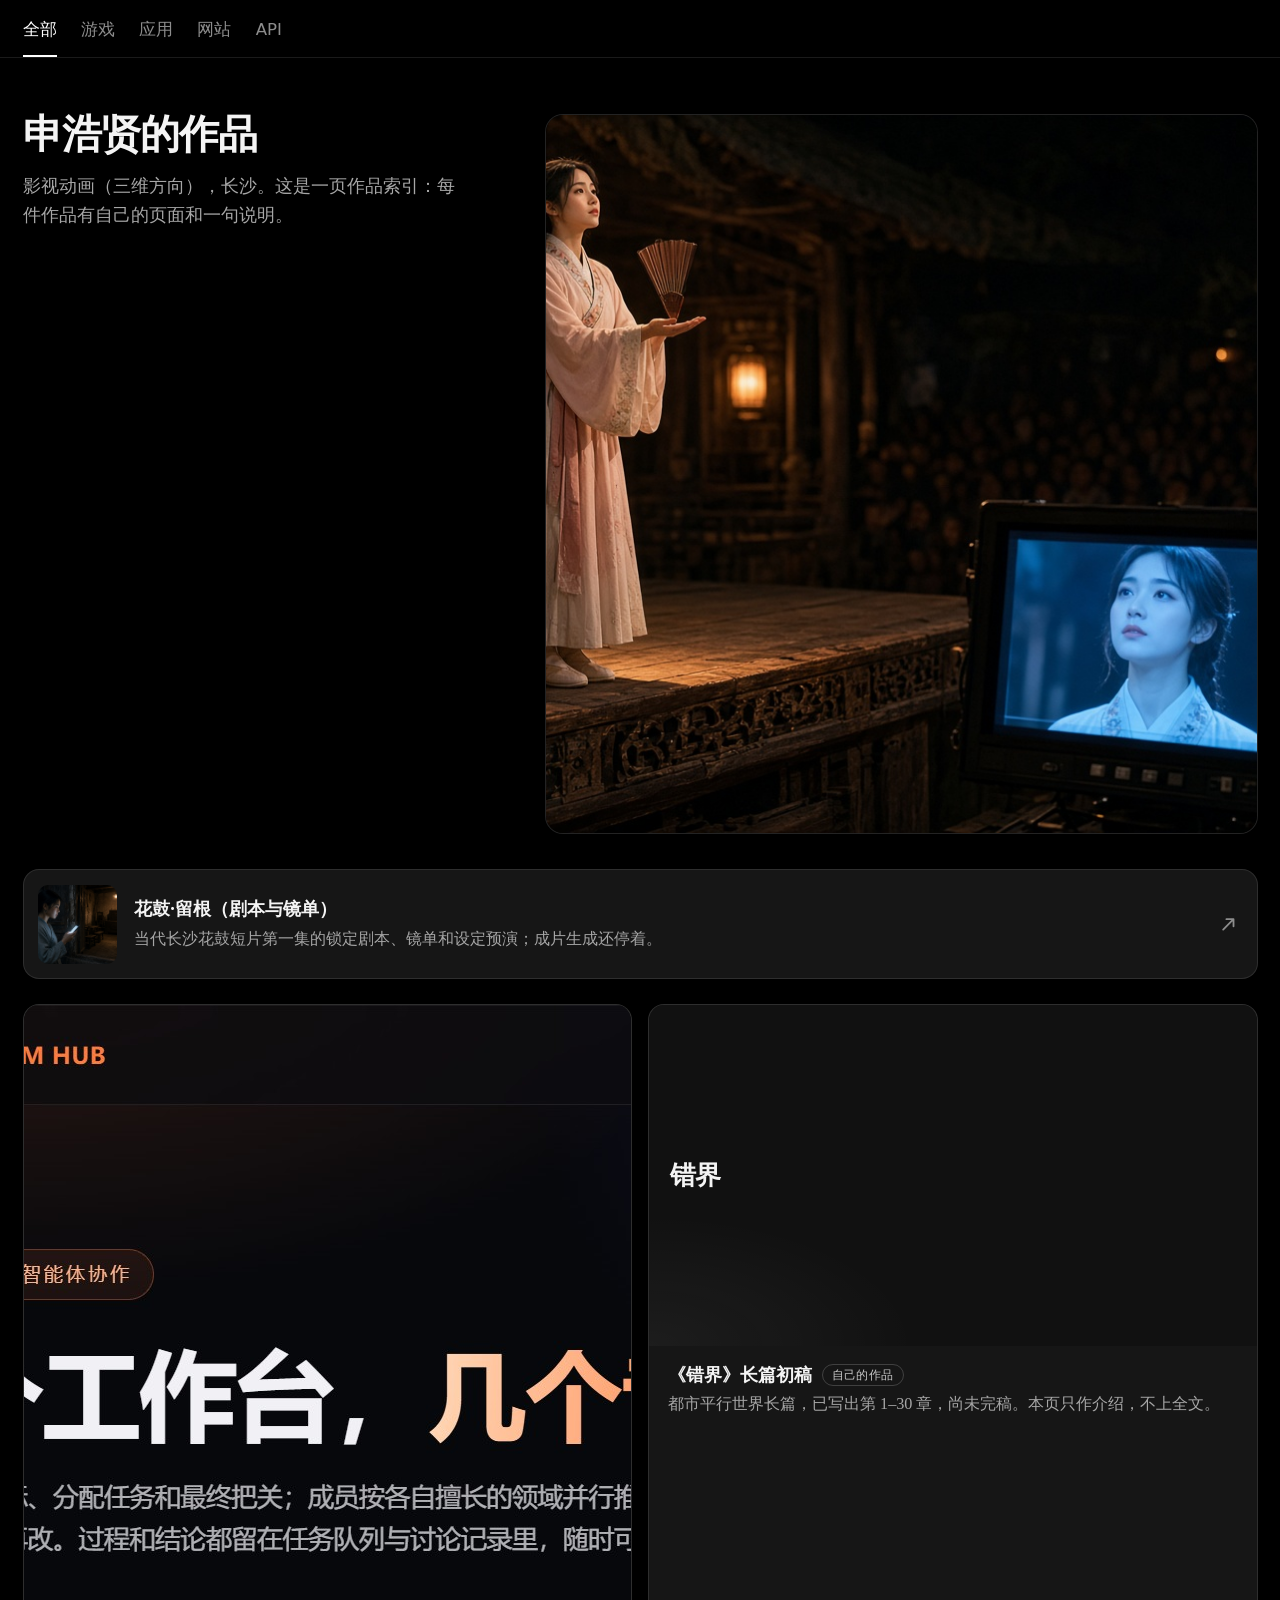
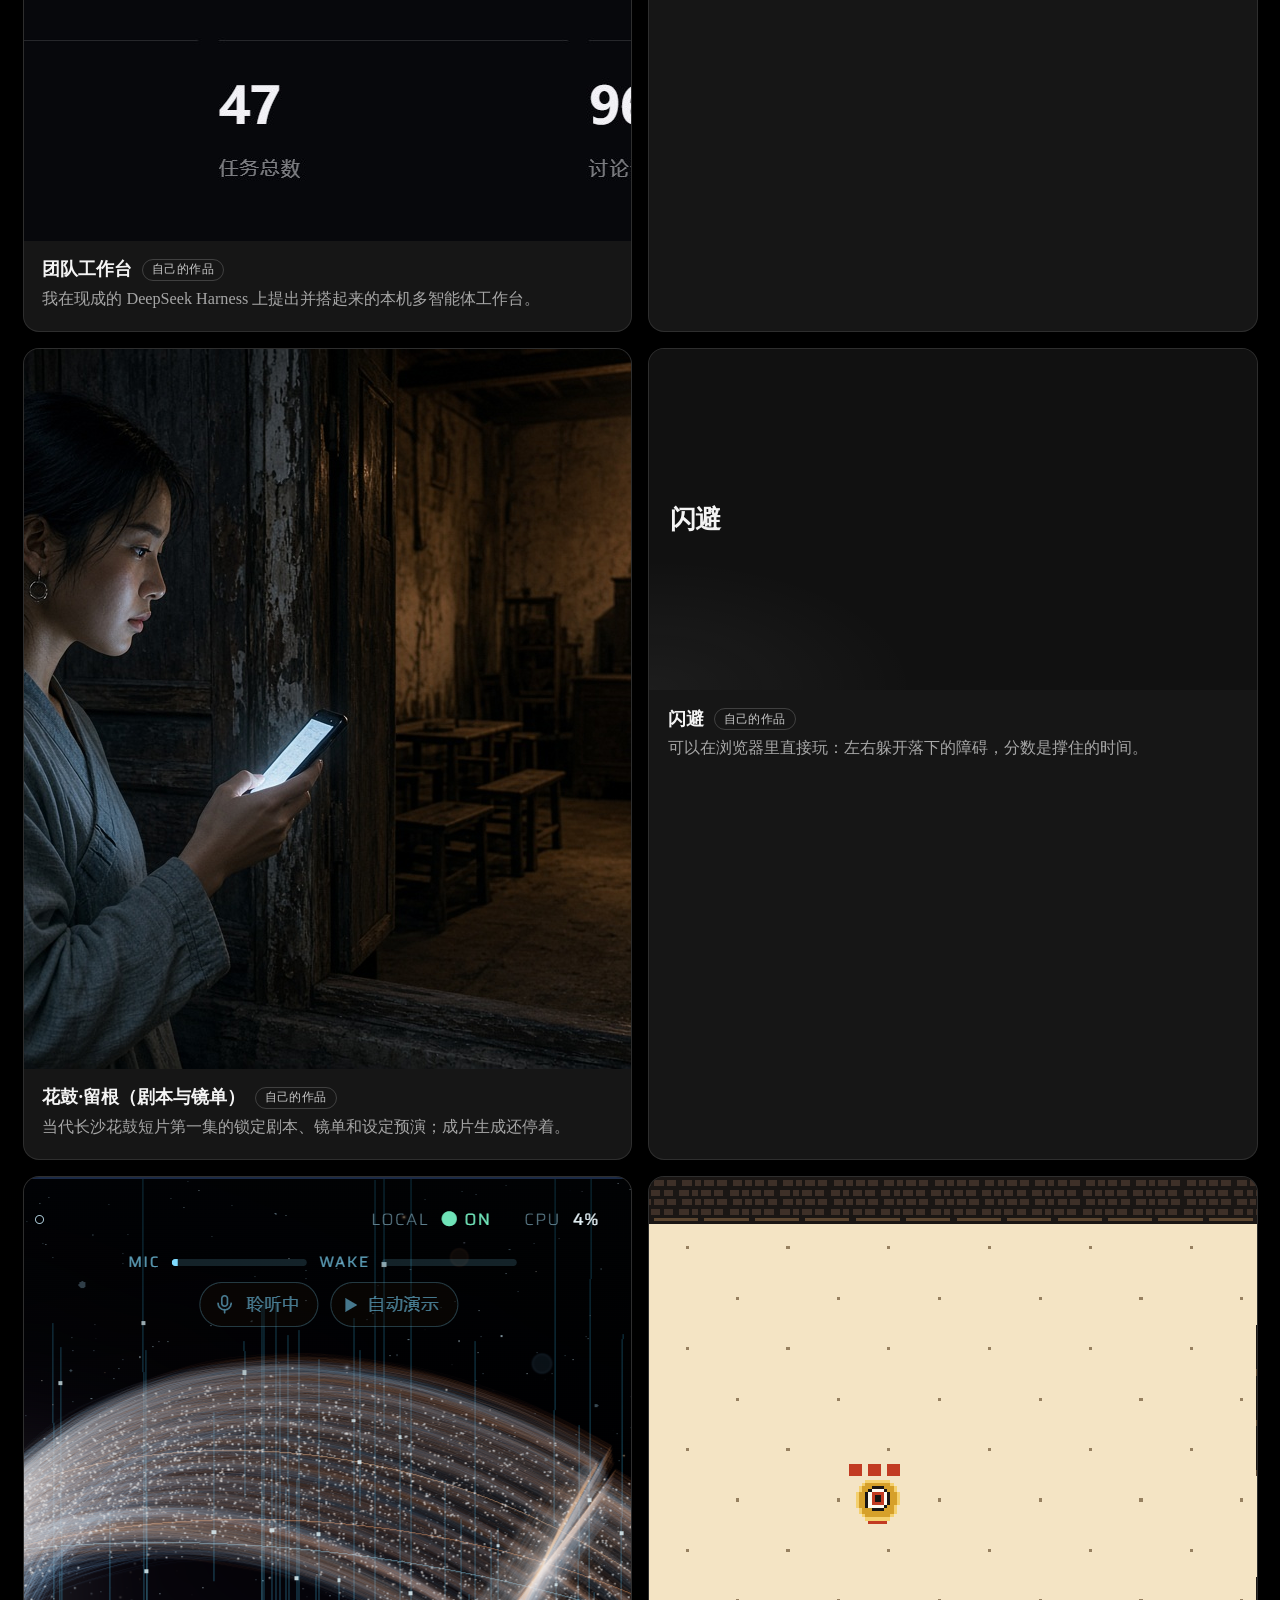
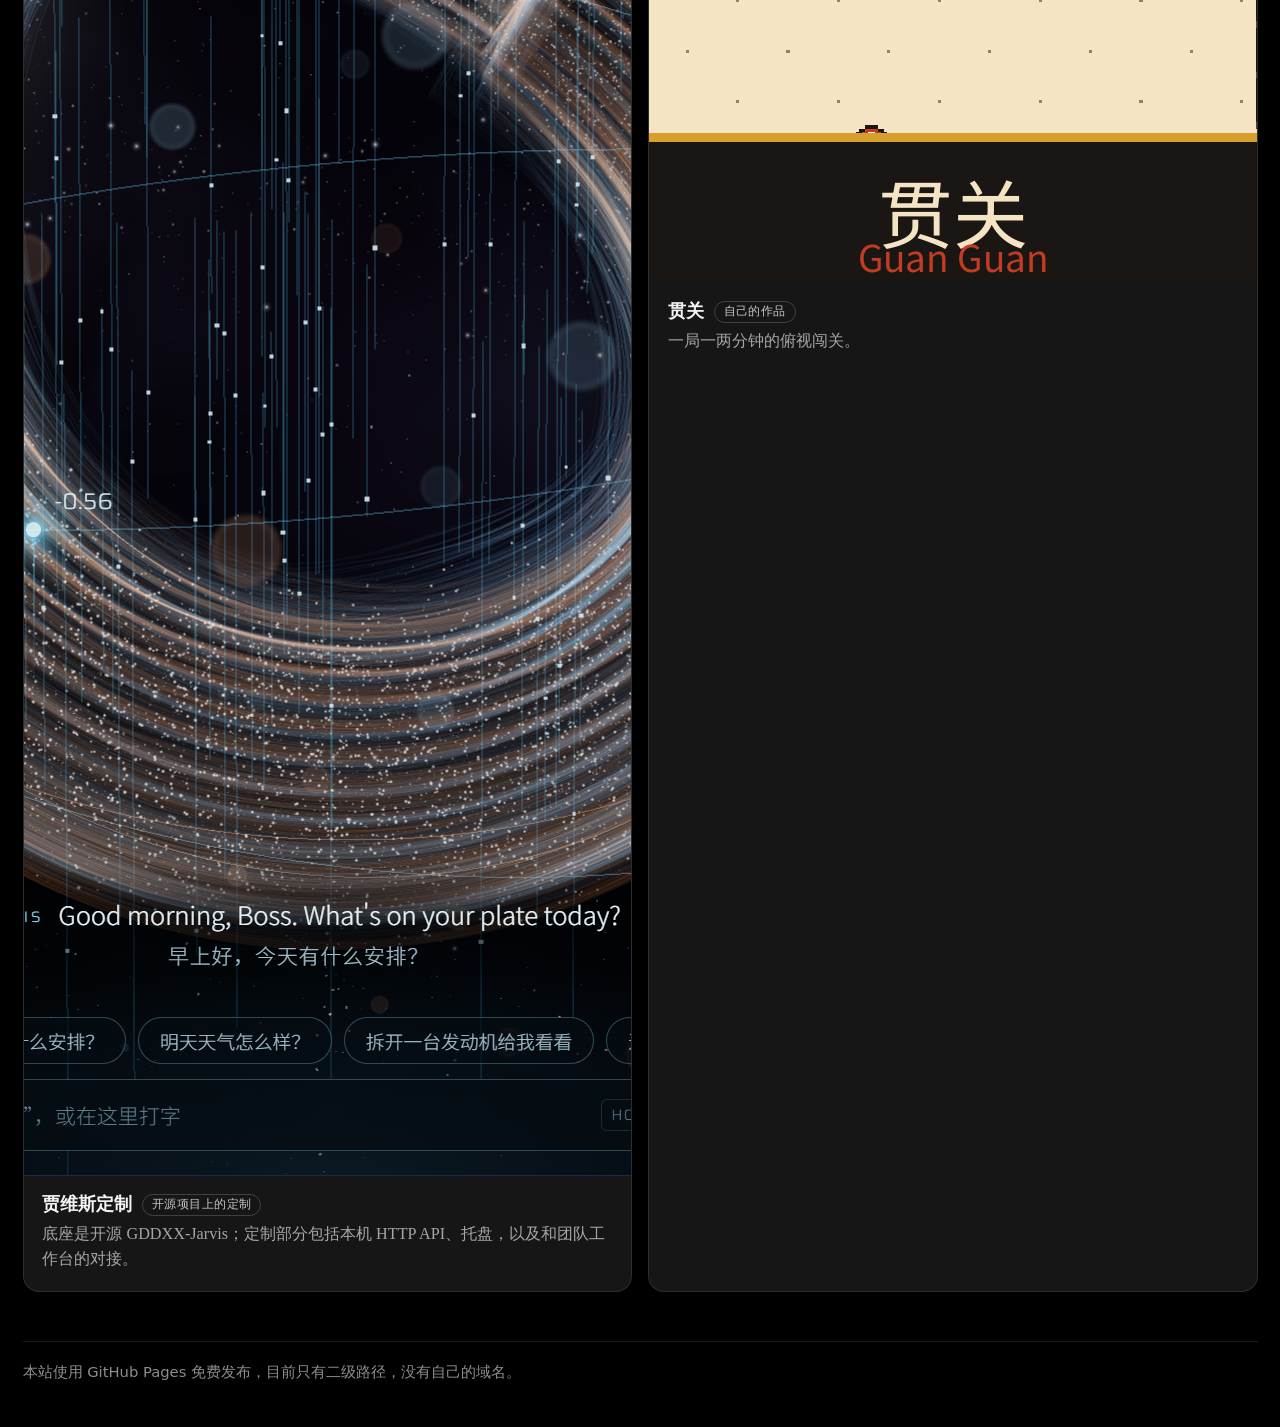
<file: index.html>
<!DOCTYPE html>
<html lang="zh-Hans">
<head>
  <meta charset="utf-8">
  <meta name="viewport" content="width=device-width, initial-scale=1">
  <title>申浩贤的作品</title>
  <link rel="stylesheet" href="home.css">
</head>
<body>
  <header class="bar">
    <nav class="tabs wrap" aria-label="分类">
      <label class="tab">
        <input type="radio" name="cat" value="all" checked>
        全部
      </label>
      <label class="tab">
        <input type="radio" name="cat" value="game">
        游戏
      </label>
      <label class="tab">
        <input type="radio" name="cat" value="app">
        应用
      </label>
      <label class="tab">
        <input type="radio" name="cat" value="site">
        网站
      </label>
      <label class="tab">
        <input type="radio" name="cat" value="api">
        API
      </label>
    </nav>
  </header>

  <main class="wrap">
    <section class="hero">
      <div class="hero-copy">
        <h1 data-pane="all">申浩贤的作品</h1>
        <p class="intro" data-pane="all">影视动画（三维方向），长沙。这是一页作品索引：每件作品有自己的页面和一句说明。</p>

        <h1 data-pane="game">游戏</h1>
        <p class="intro" data-pane="game">每件作品有自己的页面和一句说明。</p>

        <h1 data-pane="app">应用</h1>
        <p class="intro" data-pane="app">我在现成的 DeepSeek Harness 上提出并搭起来的本机多智能体工作台。</p>

        <h1 data-pane="site">网站</h1>
        <h1 data-pane="api">API</h1>
      </div>
      <img
        class="hero-visual"
        src="assets/huagu/05_stage_monitor.jpg"
        width="1280"
        height="720"
        alt="概念设定：阿花在村台开口，监视器里是冷蓝的面部">
    </section>

    <a class="article" href="works/huagu-liugen.html">
      <img src="assets/huagu/01_threshold.jpg" width="1280" height="720" alt="概念设定：阿花站在茶馆到练功室的门口，看手机亮屏">
      <span>
        <h2>花鼓·留根（剧本与镜单）</h2>
        <p>当代长沙花鼓短片第一集的锁定剧本、镜单和设定预演；成片生成还停着。</p>
      </span>
      <svg class="arrow" viewBox="0 0 16 16" aria-hidden="true">
        <path d="M4 12 L12 4 M6.5 4 H12 V9.5" fill="none" stroke="currentColor" stroke-width="1.4" stroke-linecap="round" stroke-linejoin="round"/>
      </svg>
    </a>

    <section class="catalog" aria-label="作品">
      <p class="empty empty-site">这一类还没有作品。</p>
      <p class="empty empty-api">这一类还没有作品。</p>

      <div class="grid">
        <a class="work" href="works/team-workbench.html" data-cat="app">
          <img class="work-media top" src="assets/workbench/home.jpg" width="1050" height="836" alt="本机界面：团队工作台首页，标题为「一个工作台，几个专家」">
          <span class="work-body">
            <h2>团队工作台 <span class="tag">自己的作品</span></h2>
            <p>我在现成的 DeepSeek Harness 上提出并搭起来的本机多智能体工作台。</p>
          </span>
        </a>

        <a class="work" href="works/cuojie.html">
          <span class="work-fallback" aria-hidden="true"><span>错界</span></span>
          <span class="work-body">
            <h2>《错界》长篇初稿 <span class="tag">自己的作品</span></h2>
            <p>都市平行世界长篇，已写出第 1–30 章，尚未完稿。本页只作介绍，不上全文。</p>
          </span>
        </a>

        <a class="work" href="works/huagu-liugen.html">
          <img class="work-media" src="assets/huagu/01_threshold.jpg" width="1280" height="720" alt="概念设定：阿花站在茶馆到练功室的门口，看手机亮屏">
          <span class="work-body">
            <h2>花鼓·留根（剧本与镜单） <span class="tag">自己的作品</span></h2>
            <p>当代长沙花鼓短片第一集的锁定剧本、镜单和设定预演；成片生成还停着。</p>
          </span>
        </a>

        <a class="work" href="works/shanbi.html" data-cat="game">
          <span class="work-fallback" aria-hidden="true"><span>闪避</span></span>
          <span class="work-body">
            <h2>闪避 <span class="tag">自己的作品</span></h2>
            <p>可以在浏览器里直接玩：左右躲开落下的障碍，分数是撑住的时间。</p>
          </span>
        </a>

        <a class="work" href="works/jarvis-custom.html" data-cat="app">
          <img class="work-media" src="assets/jarvis/hud.png" width="2559" height="1599" alt="本机界面：定制版贾维斯的完整界面" loading="lazy">
          <span class="work-body">
            <h2>贾维斯定制 <span class="tag">开源项目上的定制</span></h2>
            <p>底座是开源 GDDXX-Jarvis；定制部分包括本机 HTTP API、托盘，以及和团队工作台的对接。</p>
          </span>
        </a>
        <a class="work" href="works/guanguan.html" data-cat="game">
          <img class="work-media" src="assets/guanguan/main_1232x706.png" width="1232" height="706" alt="贯关">
          <span class="work-body">
            <h2>贯关 <span class="tag">自己的作品</span></h2>
            <p>一局一两分钟的俯视闯关。</p>
          </span>
        </a>
      </div>
    </section>

    <footer>
      本站使用 GitHub Pages 免费发布，目前只有二级路径，没有自己的域名。
    </footer>
  </main>
</body>
</html>
</file>
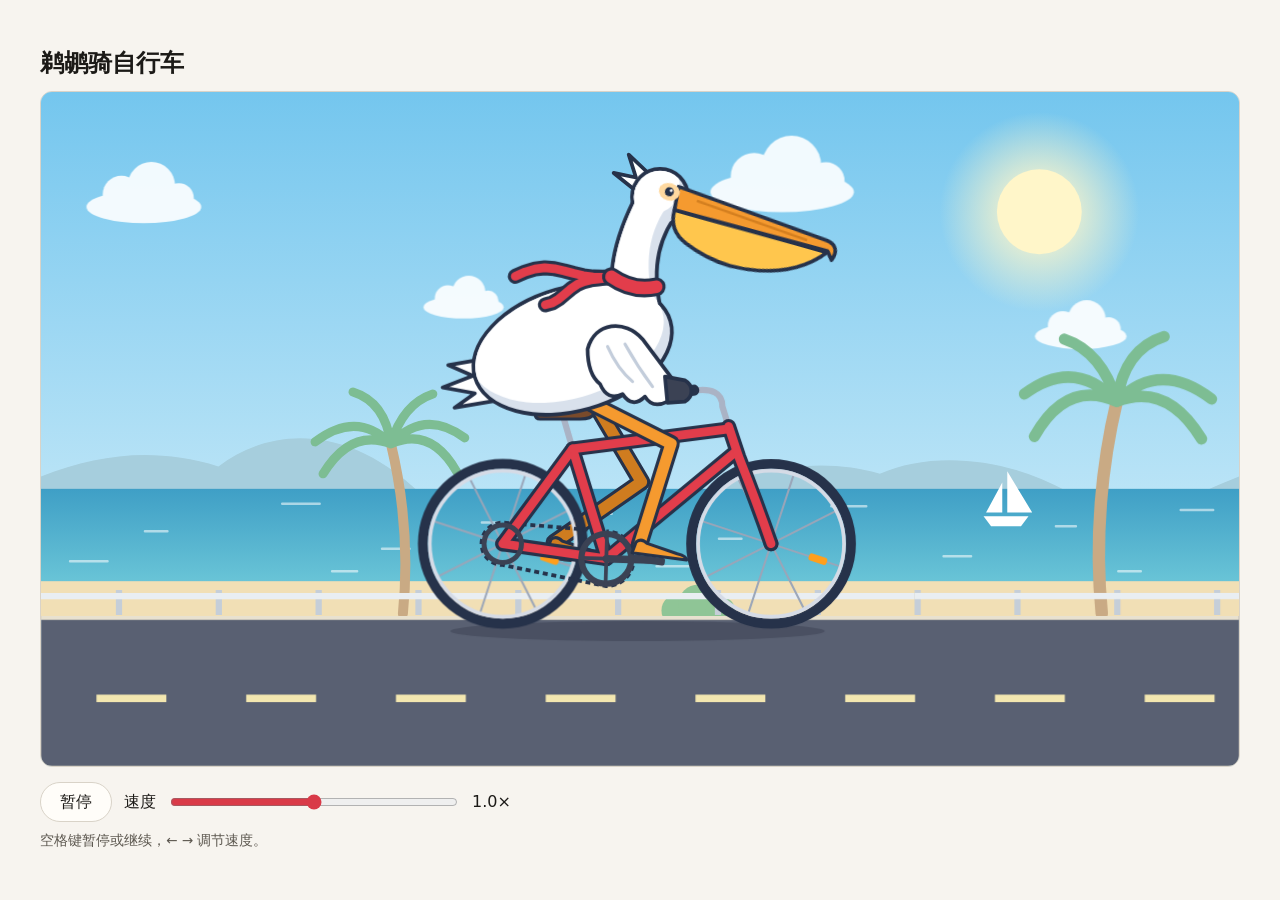
<file: pelican-bike/index.html>
<!DOCTYPE html>
<html lang="zh-Hans">
<head>
<meta charset="utf-8">
<meta name="viewport" content="width=device-width, initial-scale=1">
<title>鹈鹕骑自行车</title>
<style>
  :root {
    --bg: #f7f4ef;
    --ink: #1c1a17;
    --muted: #5c574f;
    --line: #d9d3c8;
    --card: #fffdf9;
    --accent: #d93a48;
  }

  * { box-sizing: border-box; }

  body {
    margin: 0;
    min-height: 100vh;
    min-height: 100dvh;
    display: grid;
    place-items: center;
    padding: 1rem;
    background: var(--bg);
    color: var(--ink);
    font-family: system-ui, -apple-system, "PingFang SC", "Microsoft YaHei", "Noto Sans CJK SC", sans-serif;
    line-height: 1.6;
  }

  main {
    width: min(100%, 75rem);
    /* 让标题、画面和控制条在一屏内放得下 */
    width: min(100%, 75rem, calc((100dvh - 12rem) * 16 / 9));
    min-width: min(100%, 20rem);
  }

  h1 {
    margin: 0 0 0.75rem;
    font-family: "Source Han Serif SC", "Noto Serif SC", "Noto Serif CJK SC", "Songti SC", "STSong", "SimSun", Georgia, serif;
    font-size: 1.5rem;
    font-weight: 600;
    line-height: 1.3;
  }

  svg {
    display: block;
    width: 100%;
    height: auto;
    border: 1px solid var(--line);
    border-radius: 12px;
    background: #bfe6f7;
  }

  .controls {
    display: flex;
    flex-wrap: wrap;
    align-items: center;
    gap: 0.75rem;
    margin-top: 0.9rem;
  }

  button {
    min-width: 4.5rem;
    padding: 0.4rem 1rem;
    border: 1px solid var(--line);
    border-radius: 999px;
    background: var(--card);
    color: inherit;
    font: inherit;
    cursor: pointer;
  }
  button:hover { border-color: var(--muted); }

  input[type="range"] {
    flex: 1 1 8rem;
    max-width: 18rem;
    accent-color: var(--accent);
  }

  output {
    min-width: 3rem;
    font-variant-numeric: tabular-nums;
  }

  .hint {
    margin: 0.5rem 0 0;
    color: var(--muted);
    font-size: 0.85rem;
  }
  @media (pointer: coarse) {
    .hint { display: none; }
  }
</style>
</head>
<body>
<main>
  <h1>鹈鹕骑自行车</h1>

  <svg id="scene" viewBox="0 0 960 540" role="img" aria-label="一只白色鹈鹕戴着红围巾，骑着红色自行车沿海边公路前进">
    <defs>
      <linearGradient id="sky" x1="0" y1="0" x2="0" y2="1">
        <stop offset="0" stop-color="#74c6ee"/>
        <stop offset="0.7" stop-color="#c6e9f8"/>
        <stop offset="1" stop-color="#fdf1d8"/>
      </linearGradient>
      <linearGradient id="sea" x1="0" y1="0" x2="0" y2="1">
        <stop offset="0" stop-color="#3f9fc6"/>
        <stop offset="1" stop-color="#6cc7d8"/>
      </linearGradient>
      <radialGradient id="glow">
        <stop offset="0.4" stop-color="#fff6c9" stop-opacity="0.7"/>
        <stop offset="1" stop-color="#fff6c9" stop-opacity="0"/>
      </radialGradient>

      <g id="cloud">
        <ellipse cx="46" cy="32" rx="46" ry="13"/>
        <circle cx="28" cy="22" r="15"/>
        <circle cx="52" cy="15" r="19"/>
        <circle cx="74" cy="25" r="12"/>
      </g>

      <g id="palm" fill="none" stroke-linecap="round">
        <path d="M0,0C-6,-60 0,-120 12,-170" stroke="#c9aa84" stroke-width="10"/>
        <path d="M12,-170Q46,-204 88,-172M12,-170Q52,-186 80,-140M12,-170Q-22,-206 -62,-176M12,-170Q-28,-188 -54,-142M12,-170Q18,-212 50,-222M12,-170Q0,-210 -30,-220" stroke="#7dbd93" stroke-width="9"/>
      </g>

      <g id="bush">
        <circle cx="0" cy="-12" r="16"/>
        <circle cx="21" cy="-18" r="20"/>
        <circle cx="43" cy="-11" r="15"/>
      </g>

      <g id="boat" fill="#fff">
        <path d="M-18,0H18L12,8H-12Z"/>
        <path d="M1,-3V-36L21,-3ZM-3,-3V-27L-16,-3Z"/>
      </g>

      <g id="spokes">
        <path d="M-57,0H57M0,-57V57M-40.3,-40.3L40.3,40.3M-40.3,40.3L40.3,-40.3" stroke="#9aa5b8" stroke-width="1.6"/>
        <rect x="-3" y="-47" width="6" height="15" rx="2" fill="#ff9f1c"/>
        <circle r="6" fill="#26324a"/>
      </g>
      <g id="tire" fill="none">
        <circle r="64" stroke="#26324a" stroke-width="8"/>
        <circle r="58.5" stroke="#d5dbe6" stroke-width="3"/>
      </g>

      <g id="frame">
        <path d="M370,362L453,374L426,286Z"/>
        <path d="M426,286L551,270"/>
        <path d="M453,374L557,288"/>
        <path d="M551,268L559,292Q574,330 585,362"/>
      </g>

      <g id="foot">
        <rect x="-13" y="-3" width="26" height="6" rx="2" fill="#3b4254" stroke="none"/>
        <path d="M-14,-4L-12,-13Q-8,-17 -3,-13L22,-8Q30,-7 30,-4Z"/>
      </g>

      <ellipse id="pBody" cx="426" cy="206" rx="80" ry="48" transform="rotate(-16 426 206)"/>
      <path id="pNeck" d="M464,178C452,150 462,114 480,80L506,100C490,124 488,150 498,186Z"/>
      <circle id="pHead" cx="496" cy="84" r="21"/>
      <g id="sil">
        <use href="#pBody"/>
        <use href="#pNeck"/>
        <use href="#pHead"/>
      </g>
      <clipPath id="silClip">
        <use href="#pBody"/>
        <use href="#pNeck"/>
        <use href="#pHead"/>
      </clipPath>
    </defs>

    <rect width="960" height="540" fill="url(#sky)"/>
    <circle cx="800" cy="96" r="80" fill="url(#glow)"/>
    <circle cx="800" cy="96" r="34" fill="#fff6c9"/>

    <g class="scroll" data-tile="960" data-rate="0.03" data-drift="6">
      <g fill="#fff" opacity="0.9">
        <use href="#cloud" x="60" y="60"/>
        <use href="#cloud" transform="translate(330,150) scale(0.7)"/>
        <use href="#cloud" transform="translate(560,40) scale(1.25)"/>
        <use href="#cloud" transform="translate(820,170) scale(0.8)"/>
      </g>
    </g>

    <g class="scroll" data-tile="960" data-rate="0.05">
      <g fill="#a6cedd">
        <path d="M0,320C60,292 110,282 170,300C210,270 270,264 330,320Z"/>
        <path d="M560,320C610,298 660,294 700,306C740,288 800,292 850,320Z"/>
      </g>
    </g>

    <rect y="318" width="960" height="80" fill="url(#sea)"/>
    <g class="scroll" data-tile="960" data-rate="0.12">
      <g>
        <path d="M20,335h26M150,352h18M260,330h30M340,366h22M420,345h14M90,376h30M300,384h20M500,338h24M610,358h18M700,332h28M790,372h22M880,348h16M560,380h26M930,384h18" stroke="#fff" stroke-opacity="0.55" stroke-width="2" stroke-linecap="round"/>
        <use href="#boat" x="840" y="340"/>
      </g>
    </g>

    <rect y="392" width="960" height="30" fill="#f1dfb5"/>
    <g class="scroll" data-tile="1200" data-rate="0.9">
      <g>
        <use href="#palm" x="150" y="418"/>
        <use href="#palm" transform="translate(790,418) scale(-0.8,0.8)"/>
        <g fill="#8fc596">
          <use href="#bush" x="400" y="426"/>
          <use href="#bush" transform="translate(1010,425) scale(0.8)"/>
        </g>
        <path d="M0,409H1200" stroke="#c5ced8" stroke-width="20" stroke-dasharray="5 75"/>
        <path d="M0,404H1200" stroke="#e9eef2" stroke-width="5"/>
      </g>
    </g>

    <rect y="420" width="960" height="120" fill="#596072"/>
    <path d="M0,421.5H960" stroke="#e8e1cf" stroke-width="3"/>
    <path id="lane" d="M0,486H960" stroke="#f3e7b0" stroke-width="6" stroke-dasharray="56 64"/>
    <ellipse cx="478" cy="432" rx="150" ry="8" fill="#1c2233" opacity="0.25"/>

    <g stroke-linecap="round" stroke-linejoin="round">
      <g id="legFar">
        <path class="crank" d="M453,374h34" stroke="#3b4254" stroke-width="6"/>
        <path class="bone" fill="none" stroke="#26324a" stroke-width="14"/>
        <path class="bone" fill="none" stroke="#cf7c1f" stroke-width="9"/>
        <use class="foot" href="#foot" fill="#cf7c1f" stroke="#26324a" stroke-width="2.5"/>
      </g>

      <g transform="translate(370,362)"><use class="spin" href="#spokes"/><use href="#tire"/></g>
      <g transform="translate(585,362)"><use class="spin" href="#spokes"/><use href="#tire"/></g>

      <path id="chain" d="M453,352L370,345A17,17 0 0 0 370,379L453,396A22,22 0 0 0 453,352Z" fill="none" stroke="#26324a" stroke-width="3" stroke-dasharray="4 3" stroke-linecap="butt"/>
      <path d="M426,286L419,262" stroke="#aab3c5" stroke-width="5"/>
      <path d="M551,268L546,252C546,240 536,238 526,239L506,240" fill="none" stroke="#aab3c5" stroke-width="5"/>
      <use href="#frame" fill="none" stroke="#26324a" stroke-width="12"/>
      <use href="#frame" fill="none" stroke="#e23d4b" stroke-width="7"/>
      <path d="M396,258q0,-7 8,-7l28,2q9,1 11,5q-2,4 -11,4h-32q-4,0 -4,-4z" fill="#7a4a2b" stroke="#26324a" stroke-width="2.5"/>
      <path d="M523,239L504,240" stroke="#26324a" stroke-width="9"/>
      <circle cx="370" cy="362" r="15" fill="none" stroke="#3b4254" stroke-width="4"/>
      <g id="ring" fill="none" stroke="#3b4254">
        <circle cx="453" cy="374" r="20" stroke-width="5"/>
        <path d="M433,374h40M453,354v40" stroke-width="3"/>
      </g>

      <g id="legNear">
        <path class="crank" d="M453,374h34" stroke="#3b4254" stroke-width="6"/>
        <path class="bone" fill="none" stroke="#26324a" stroke-width="14"/>
        <path class="bone" fill="none" stroke="#f59a2f" stroke-width="9"/>
        <use class="foot" href="#foot" fill="#f59a2f" stroke="#26324a" stroke-width="2.5"/>
      </g>

      <g id="rider">
        <path id="tail" d="M366,212L326,220L346,228L322,238L348,242L332,254L372,246Z" fill="#fff" stroke="#26324a" stroke-width="3"/>
        <path id="crest" d="M-13,-15L-35,-24L-23,-9L-41,-6L-19,1Z" fill="#fff" stroke="#26324a" stroke-width="3"/>

        <use href="#sil" fill="#26324a" stroke="#26324a" stroke-width="6"/>
        <use href="#sil" fill="#d9e1ec"/>
        <g clip-path="url(#silClip)">
          <use href="#sil" fill="#fff" transform="translate(-5,-8)"/>
        </g>

        <path id="scarfOutline" fill="none" stroke="#26324a" stroke-width="12"/>
        <path id="scarfTails" fill="none" stroke="#e23d4b" stroke-width="7"/>
        <path d="M457,148Q474,160 493,156" fill="none" stroke="#26324a" stroke-width="15"/>
        <path d="M457,148Q474,160 493,156" fill="none" stroke="#e23d4b" stroke-width="10"/>

        <path d="M438,206C444,184 468,182 482,198L506,230L502,248Q490,254 484,244Q474,254 466,242Q454,248 448,234Q438,226 438,206Z" fill="#fff" stroke="#26324a" stroke-width="3"/>
        <path d="M454,204Q462,222 474,232M468,202Q478,220 490,236" fill="none" stroke="#c3cddb" stroke-width="2.5"/>
        <path d="M500,228L516,231C523,235 523,244 516,248L502,249Z" fill="#3b4254" stroke="#26324a" stroke-width="3"/>

        <g id="head">
          <path id="pouch" fill="#ffc64d" stroke="#26324a" stroke-width="3"/>
          <path d="M12,-12L138,-3C146,-2 149,3 146,11L141,5L14,7Z" fill="#f59a2f" stroke="#26324a" stroke-width="3"/>
          <path d="M30,-5L122,1" stroke="#d47f1f" stroke-width="2"/>
          <ellipse cx="6" cy="-6" rx="8.5" ry="7" fill="#ffd9a0"/>
          <circle cx="6" cy="-6" r="3.6" fill="#26324a"/>
          <circle cx="7.2" cy="-7.2" r="1.1" fill="#fff"/>
        </g>
      </g>
    </g>
  </svg>

  <div class="controls">
    <button id="toggle" type="button">暂停</button>
    <label for="speed">速度</label>
    <input id="speed" type="range" min="0" max="2" step="0.1" value="1">
    <output id="speedOut" for="speed">1.0×</output>
  </div>
  <p class="hint">空格键暂停或继续，← → 调节速度。</p>
</main>

<script>
(() => {
  const VIEW_W = 960;
  const WHEEL_R = 68;
  const GEAR = 22 / 17;
  const CRANK = 34;
  const BB = { x: 453, y: 374 };
  const HIP = { x: 438, y: 248 };
  const THIGH = 75;
  const SHIN = 85;
  const CRUISE = 480;

  const $ = (sel) => document.querySelector(sel);
  const $$ = (sel) => [...document.querySelectorAll(sel)];
  const deg = (rad) => (rad * 180 / Math.PI).toFixed(2);
  const n = (v) => v.toFixed(1);

  const layers = $$('.scroll').map((el) => {
    const tile = +el.dataset.tile;
    const first = el.firstElementChild;
    for (let x = tile; x < VIEW_W + tile; x += tile) {
      const copy = first.cloneNode(true);
      copy.setAttribute('transform', `translate(${x})`);
      el.append(copy);
    }
    return { el, tile, rate: +el.dataset.rate, drift: +(el.dataset.drift || 0) };
  });

  const spins = $$('.spin');
  const legs = ['#legNear', '#legFar'].map((id) => ({
    crank: $(`${id} .crank`),
    bones: $$(`${id} .bone`),
    foot: $(`${id} .foot`),
  }));
  const lane = $('#lane');
  const chain = $('#chain');
  const ring = $('#ring');
  const rider = $('#rider');
  const head = $('#head');
  const crest = $('#crest');
  const tail = $('#tail');
  const pouch = $('#pouch');
  const scarf = [$('#scarfOutline'), $('#scarfTails')];
  const toggle = $('#toggle');
  const slider = $('#speed');
  const speedOut = $('#speedOut');

  let playing = true;
  let target = 1;
  let speed = 1;
  let time = 0;
  let dist = 0;
  let last = performance.now();

  function poseLeg(leg, theta, hipX) {
    const px = BB.x + CRANK * Math.cos(theta);
    const py = BB.y + CRANK * Math.sin(theta);
    // 踩到底时脚尖略向下，提到顶时脚跟略沉
    const tilt = 0.125 + 0.225 * Math.sin(theta);
    const c = Math.cos(tilt);
    const s = Math.sin(tilt);
    const ax = px - 9 * c + 11 * s;
    const ay = py - 9 * s - 11 * c;

    const dx = ax - hipX;
    const dy = ay - HIP.y;
    const d = Math.hypot(dx, dy);
    const along = (THIGH * THIGH - SHIN * SHIN + d * d) / (2 * d);
    const out = Math.sqrt(Math.max(0, THIGH * THIGH - along * along));
    const kx = hipX + (along * dx + out * dy) / d;
    const ky = HIP.y + (along * dy - out * dx) / d;

    leg.crank.setAttribute('transform', `rotate(${deg(theta)} ${BB.x} ${BB.y})`);
    leg.foot.setAttribute('transform', `translate(${n(px)} ${n(py)}) rotate(${deg(tilt)})`);
    const path = `M${hipX},${HIP.y}L${n(kx)},${n(ky)}L${n(ax)},${n(ay)}`;
    leg.bones.forEach((bone) => bone.setAttribute('d', path));
  }

  function ribbon(length, phase, spread, wind) {
    // 停下时垂着，骑得越快越往后飘
    const angle = (95 + 95 * wind + spread) * Math.PI / 180;
    const ux = Math.cos(angle);
    const uy = Math.sin(angle);
    let path = 'M458,148';
    for (let i = 1; i <= 10; i++) {
      const q = i / 10;
      const wave = Math.sin(q * 5 - time * (3 + 11 * wind) + phase) * (2 + 7 * wind) * q;
      path += `L${n(458 + ux * length * q - uy * wave)},${n(148 + uy * length * q + ux * wave)}`;
    }
    return path;
  }

  function render() {
    const wheel = dist / WHEEL_R;
    const crank = wheel / GEAR;
    const wind = Math.min(speed / 1.2, 1);

    for (const { el, tile, rate, drift } of layers) {
      el.setAttribute('transform', `translate(${n(-((dist * rate + time * drift) % tile))})`);
    }
    lane.setAttribute('stroke-dashoffset', n(dist % 120));

    spins.forEach((el) => el.setAttribute('transform', `rotate(${deg(wheel)})`));
    ring.setAttribute('transform', `rotate(${deg(crank)} ${BB.x} ${BB.y})`);
    chain.setAttribute('stroke-dashoffset', n((crank * 22) % 7));
    poseLeg(legs[0], crank, HIP.x);
    poseLeg(legs[1], crank + Math.PI, HIP.x + 5);

    rider.setAttribute('transform', `rotate(${(0.6 * Math.sin(2 * crank)).toFixed(2)} 418 258)`);
    const nod = 13 + 2.5 * Math.sin(2 * crank + 0.8) + Math.sin(time * 1.3);
    const headAt = `translate(496 84) rotate(${nod.toFixed(2)})`;
    head.setAttribute('transform', headAt);
    const flutter = wind * (5 * Math.sin(time * 17) + 3 * Math.sin(time * 29));
    crest.setAttribute('transform', `${headAt} rotate(${flutter.toFixed(2)} -16 -8)`);
    tail.setAttribute('transform', `rotate(${(wind * 3 * Math.sin(time * 13)).toFixed(2)} 366 230)`);

    const sag = 33 + 3 * Math.sin(2 * crank + 2.2);
    const sway = -5 * wind + 3 * Math.sin(2 * crank + 1.2);
    pouch.setAttribute('d', `M14,7L141,6C${n(120 + sway)},${n(sag)} ${n(72 + sway)},${n(sag + 11)} 30,30C20,26 14,18 14,7Z`);

    const tails = ribbon(78, 0, 8, wind) + ribbon(58, 1.7, -10, wind);
    scarf.forEach((el) => el.setAttribute('d', tails));
  }

  function frame(now) {
    const dt = Math.min((now - last) / 1000, 0.05);
    last = now;
    if (playing) {
      speed += (target - speed) * (1 - Math.exp(-dt * 5));
      time += dt;
      dist += speed * CRUISE * dt;
      render();
    }
    requestAnimationFrame(frame);
  }

  function setPlaying(next) {
    playing = next;
    toggle.textContent = playing ? '暂停' : '继续';
  }

  function setSpeed(next) {
    target = Math.min(2, Math.max(0, Math.round(next * 10) / 10));
    slider.value = target;
    speedOut.textContent = `${target.toFixed(1)}×`;
  }

  toggle.addEventListener('click', () => setPlaying(!playing));
  slider.addEventListener('input', () => setSpeed(+slider.value));
  addEventListener('keydown', (e) => {
    if (e.code === 'Space' && !e.target.closest('button')) {
      e.preventDefault();
      setPlaying(!playing);
    } else if ((e.key === 'ArrowRight' || e.key === 'ArrowLeft') && e.target !== slider) {
      setSpeed(target + (e.key === 'ArrowRight' ? 0.1 : -0.1));
    }
  });

  render();
  requestAnimationFrame(frame);
})();
</script>
</body>
</html>
</file>
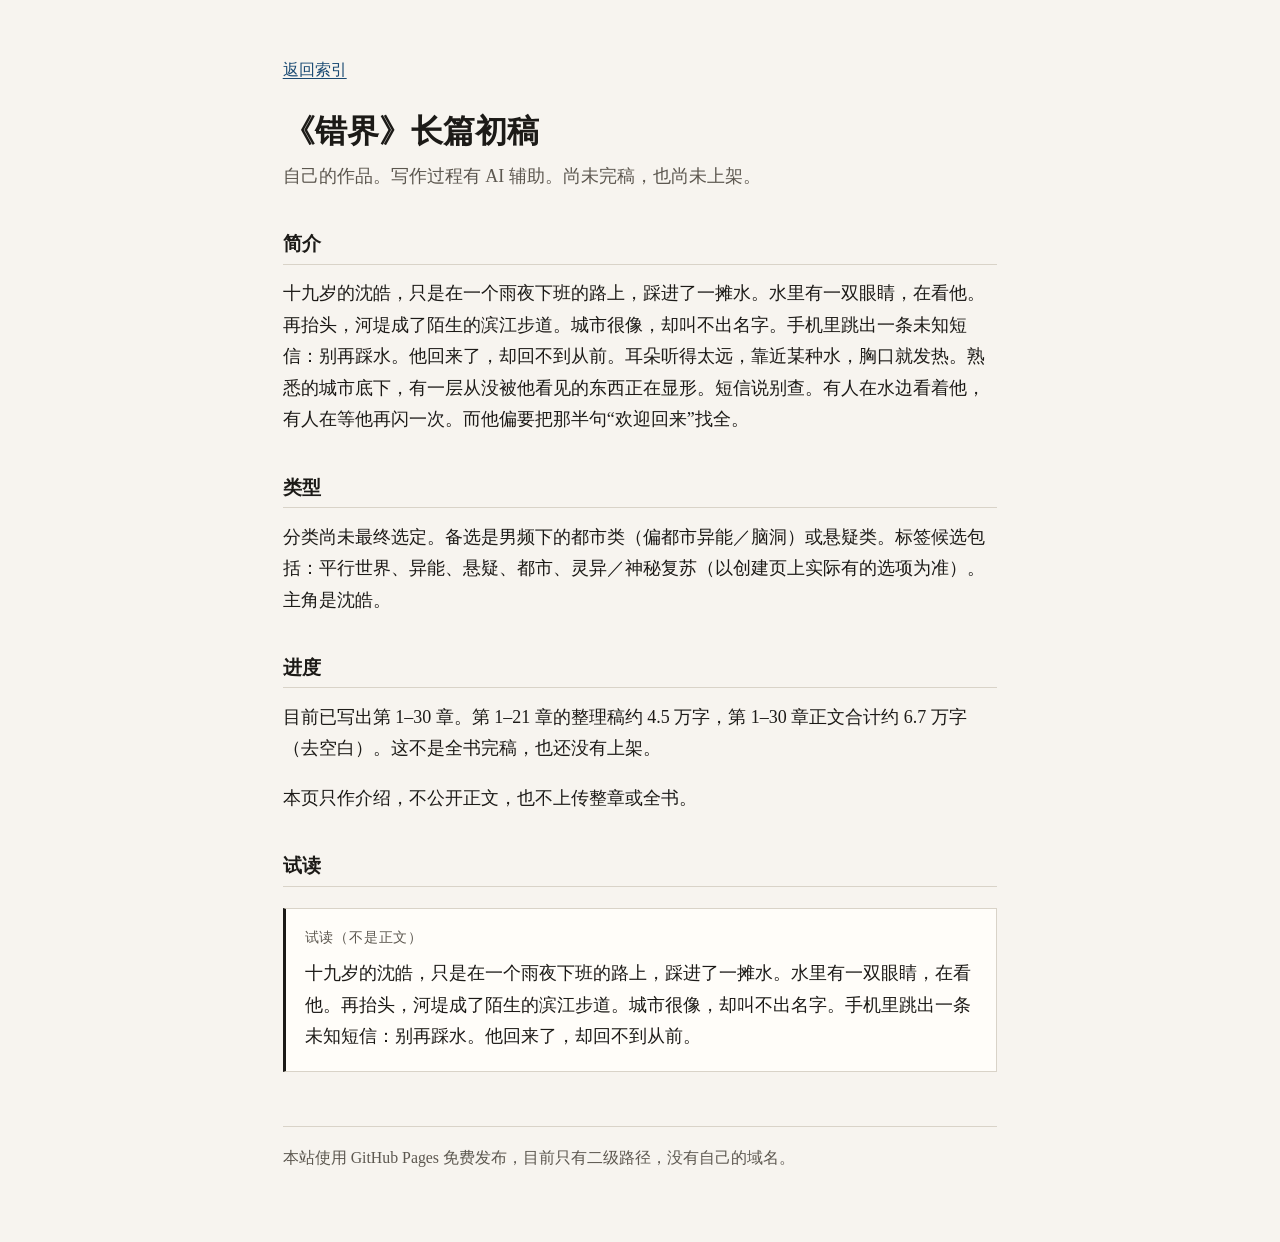
<file: works/cuojie.html>
<!DOCTYPE html>
<html lang="zh-Hans">
<head>
  <meta charset="utf-8">
  <meta name="viewport" content="width=device-width, initial-scale=1">
  <title>《错界》长篇初稿</title>
  <link rel="stylesheet" href="../styles.css">
</head>
<body>
  <main>
    <p class="back"><a href="../index.html">返回索引</a></p>

    <article>
    <h1>《错界》长篇初稿</h1>
    <p class="meta">自己的作品。写作过程有 AI 辅助。尚未完稿，也尚未上架。</p>

    <h2>简介</h2>
    <p>十九岁的沈皓，只是在一个雨夜下班的路上，踩进了一摊水。水里有一双眼睛，在看他。再抬头，河堤成了陌生的滨江步道。城市很像，却叫不出名字。手机里跳出一条未知短信：别再踩水。他回来了，却回不到从前。耳朵听得太远，靠近某种水，胸口就发热。熟悉的城市底下，有一层从没被他看见的东西正在显形。短信说别查。有人在水边看着他，有人在等他再闪一次。而他偏要把那半句“欢迎回来”找全。</p>

    <h2>类型</h2>
    <p>分类尚未最终选定。备选是男频下的都市类（偏都市异能／脑洞）或悬疑类。标签候选包括：平行世界、异能、悬疑、都市、灵异／神秘复苏（以创建页上实际有的选项为准）。主角是沈皓。</p>

    <h2>进度</h2>
    <p>目前已写出第 1–30 章。第 1–21 章的整理稿约 4.5 万字，第 1–30 章正文合计约 6.7 万字（去空白）。这不是全书完稿，也还没有上架。</p>
    <p>本页只作介绍，不公开正文，也不上传整章或全书。</p>

    <h2>试读</h2>
    <div class="trial">
      <p class="label">试读（不是正文）</p>
      <p>十九岁的沈皓，只是在一个雨夜下班的路上，踩进了一摊水。水里有一双眼睛，在看他。再抬头，河堤成了陌生的滨江步道。城市很像，却叫不出名字。手机里跳出一条未知短信：别再踩水。他回来了，却回不到从前。</p>
    </div>

    </article>

    <footer>
      本站使用 GitHub Pages 免费发布，目前只有二级路径，没有自己的域名。
    </footer>
  </main>
</body>
</html>
</file>
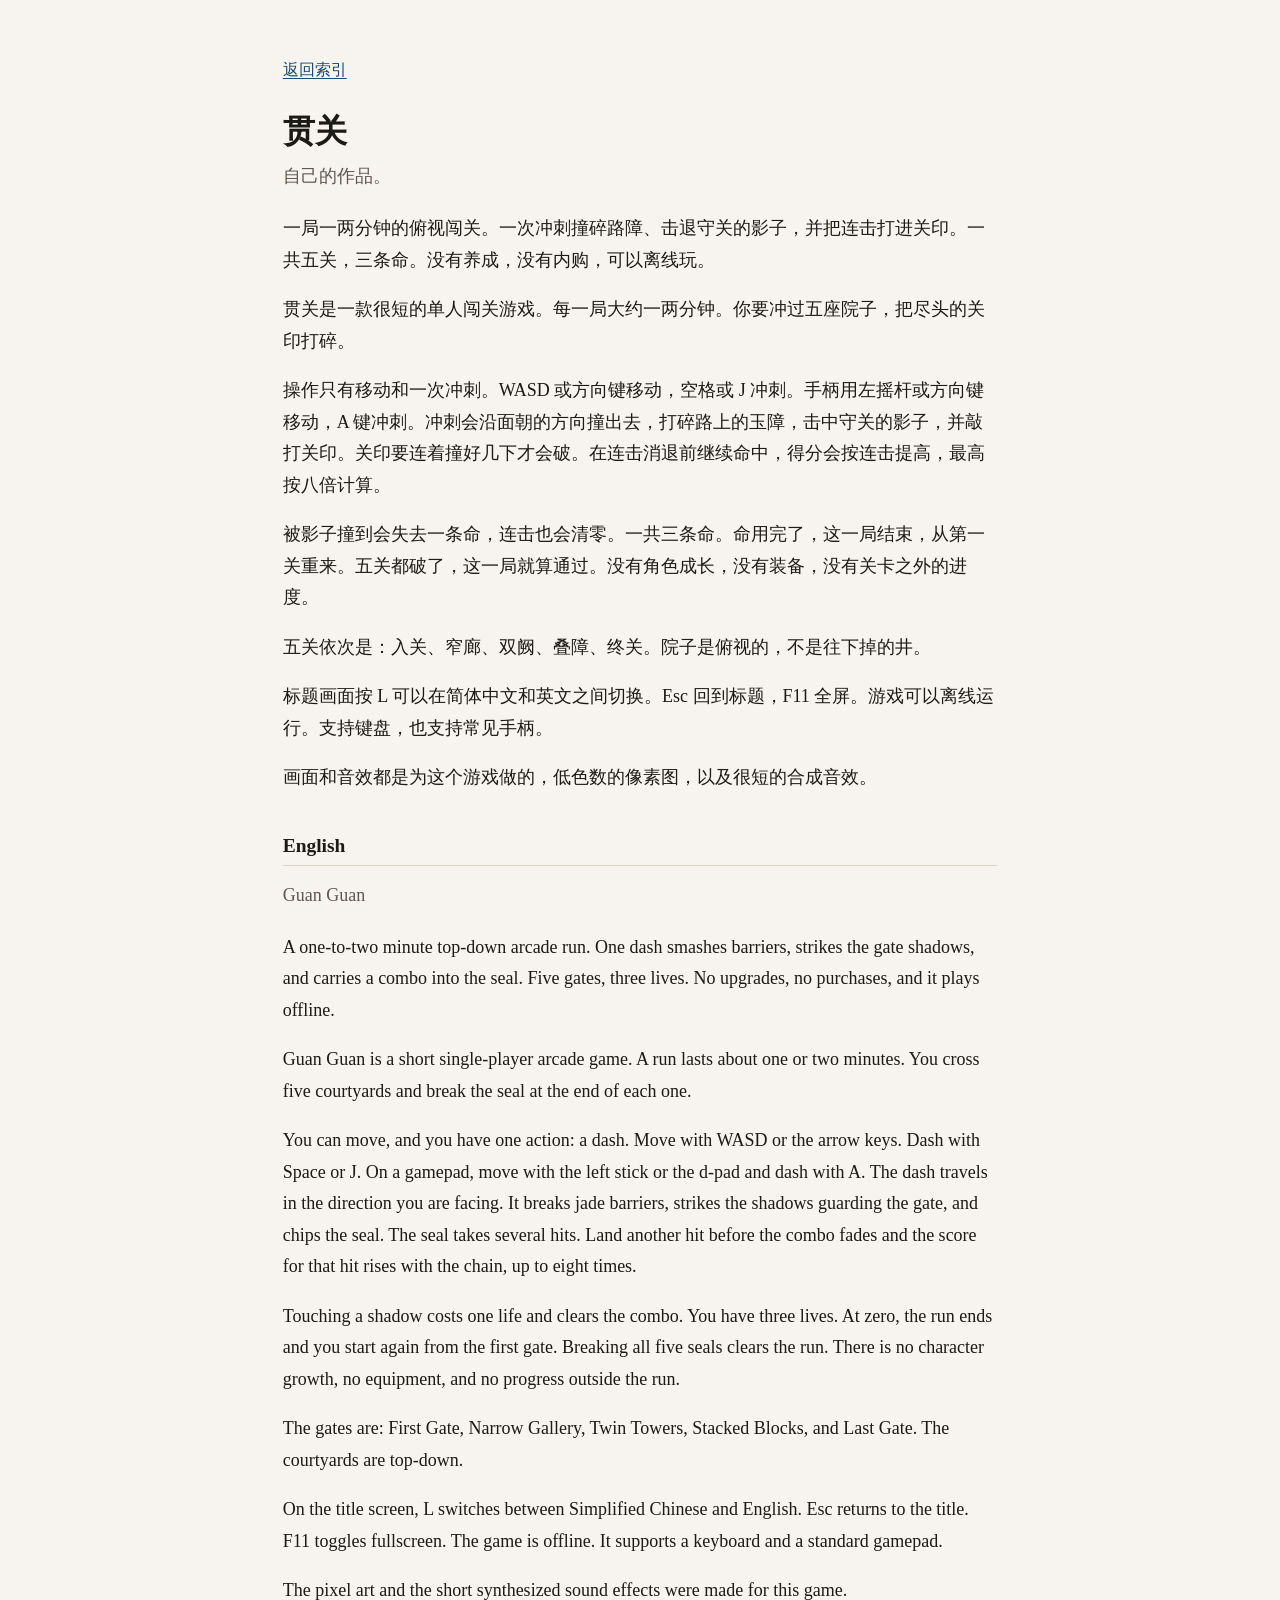
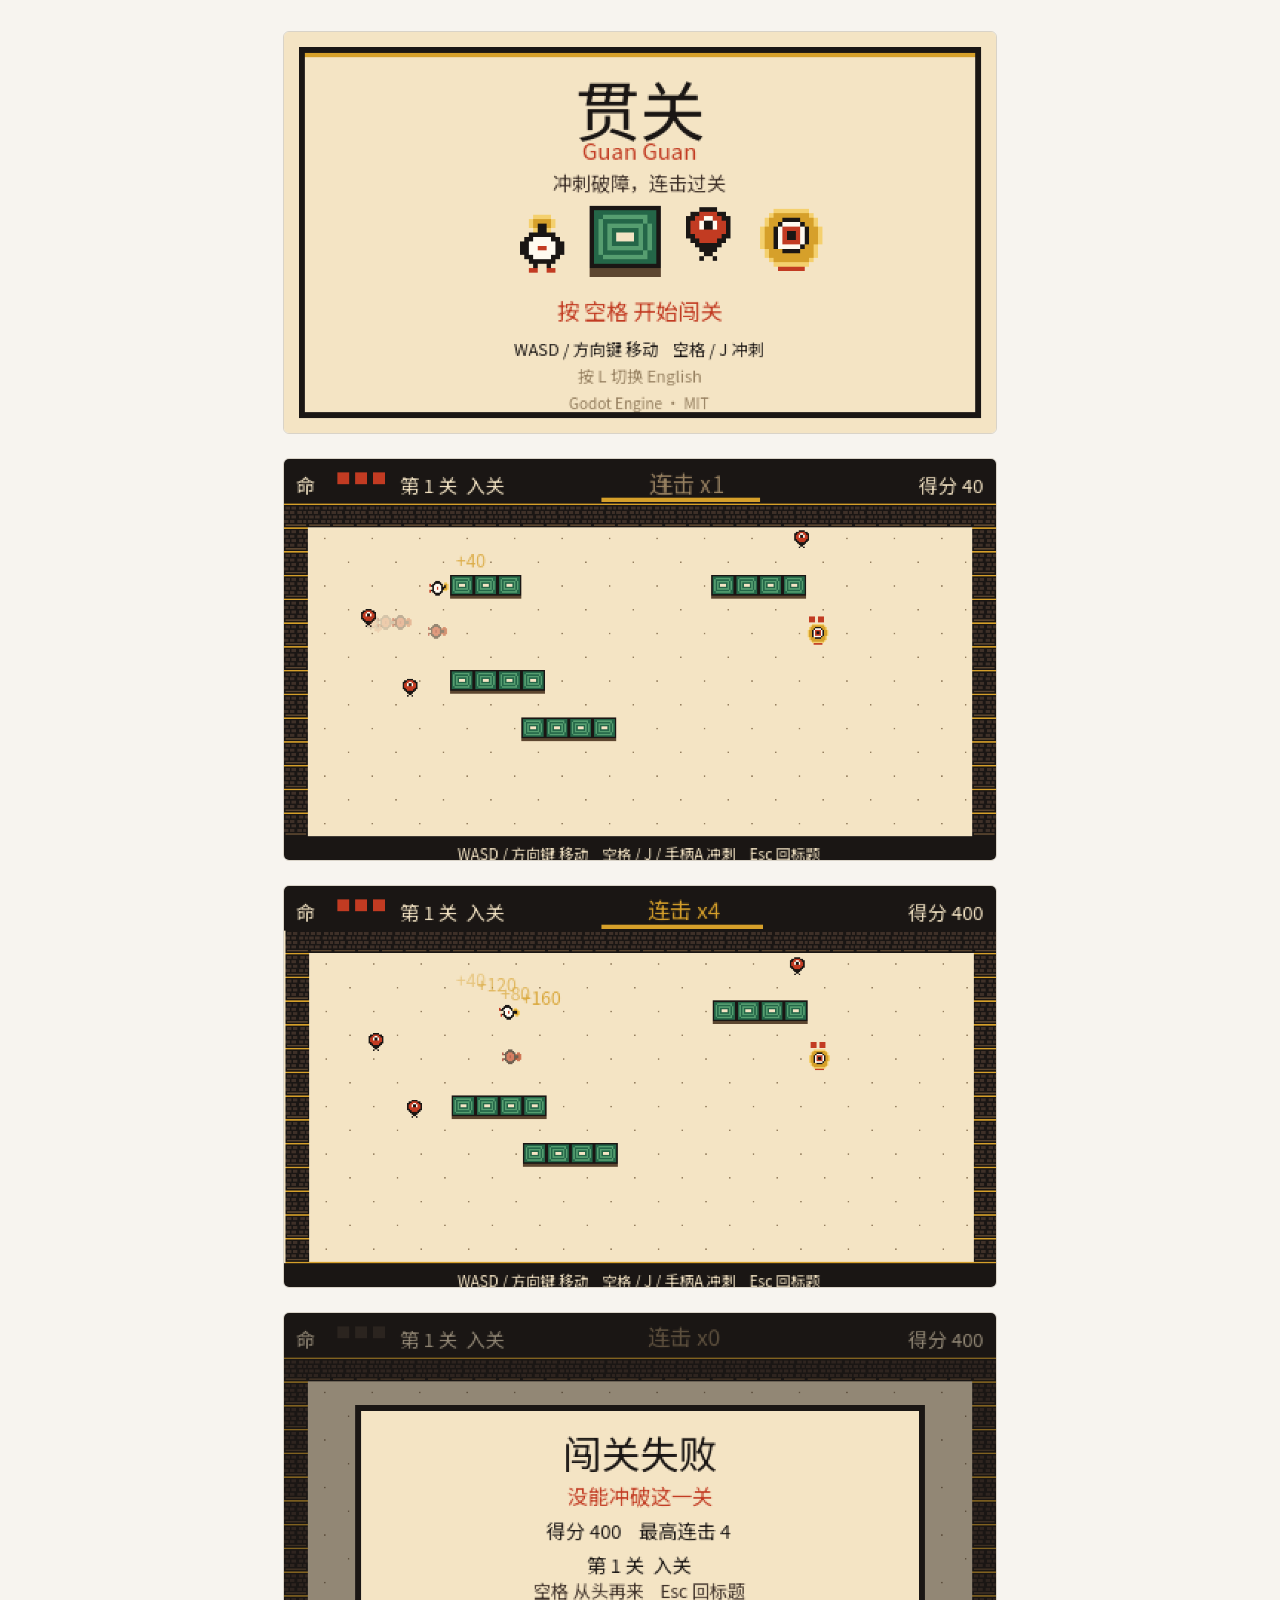
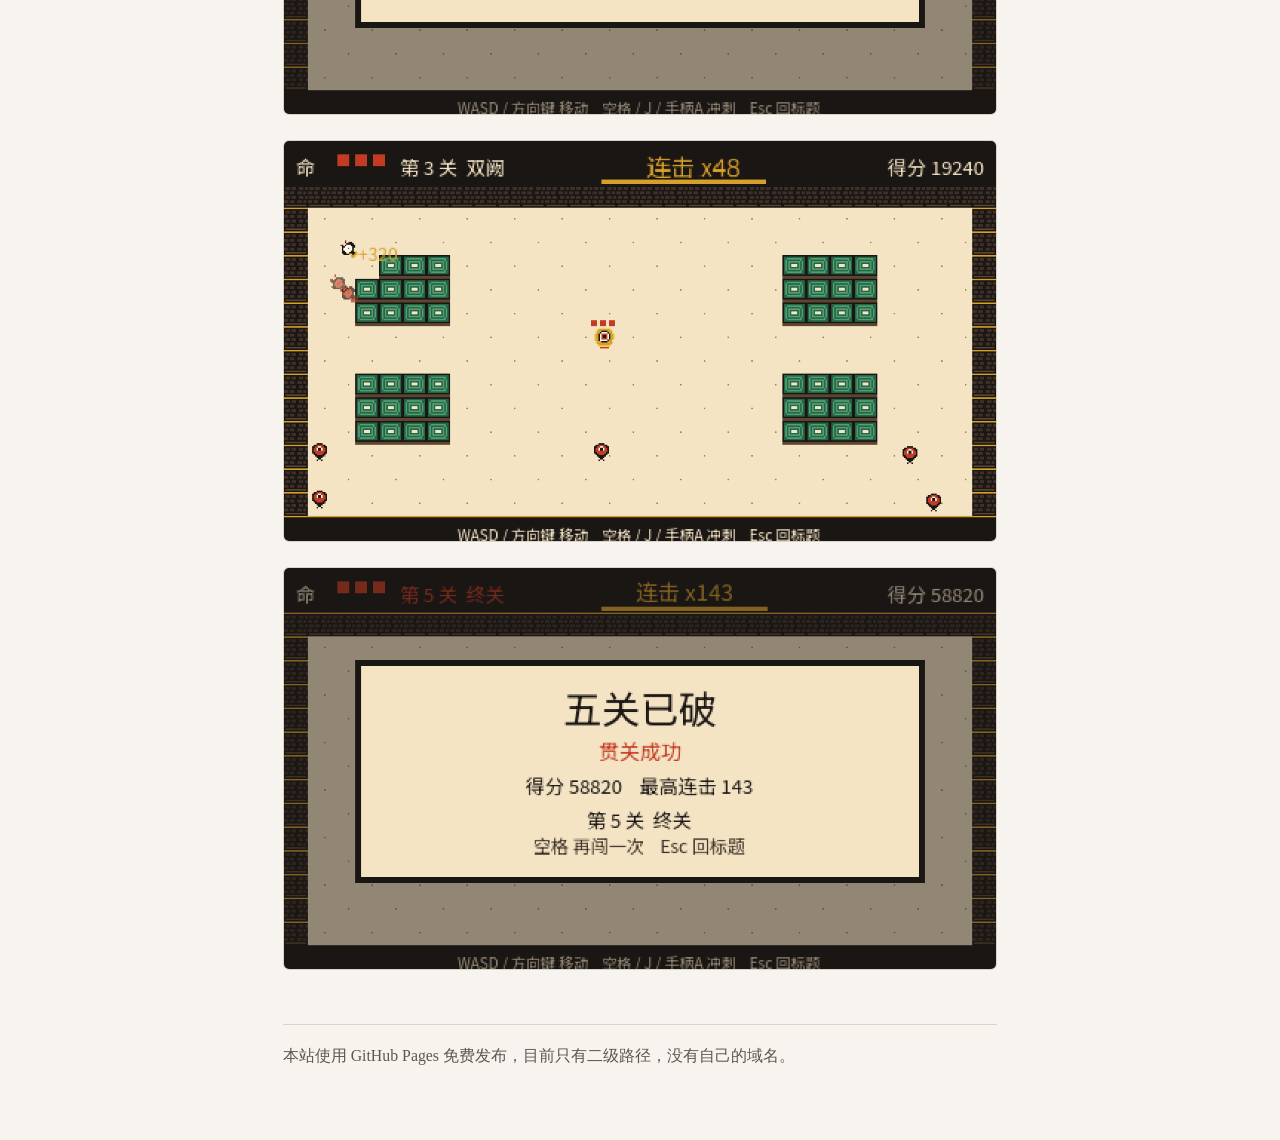
<file: works/guanguan.html>
<!DOCTYPE html>
<html lang="zh-Hans">
<head>
  <meta charset="utf-8">
  <meta name="viewport" content="width=device-width, initial-scale=1">
  <title>贯关</title>
  <link rel="stylesheet" href="../styles.css">
</head>
<body>
  <main>
    <p class="back"><a href="../index.html">返回索引</a></p>

    <article>
    <h1>贯关</h1>
    <p class="meta">自己的作品。</p>
    <p>一局一两分钟的俯视闯关。一次冲刺撞碎路障、击退守关的影子，并把连击打进关印。一共五关，三条命。没有养成，没有内购，可以离线玩。</p>
    <p>贯关是一款很短的单人闯关游戏。每一局大约一两分钟。你要冲过五座院子，把尽头的关印打碎。</p>
    <p>操作只有移动和一次冲刺。WASD 或方向键移动，空格或 J 冲刺。手柄用左摇杆或方向键移动，A 键冲刺。冲刺会沿面朝的方向撞出去，打碎路上的玉障，击中守关的影子，并敲打关印。关印要连着撞好几下才会破。在连击消退前继续命中，得分会按连击提高，最高按八倍计算。</p>
    <p>被影子撞到会失去一条命，连击也会清零。一共三条命。命用完了，这一局结束，从第一关重来。五关都破了，这一局就算通过。没有角色成长，没有装备，没有关卡之外的进度。</p>
    <p>五关依次是：入关、窄廊、双阙、叠障、终关。院子是俯视的，不是往下掉的井。</p>
    <p>标题画面按 L 可以在简体中文和英文之间切换。Esc 回到标题，F11 全屏。游戏可以离线运行。支持键盘，也支持常见手柄。</p>
    <p>画面和音效都是为这个游戏做的，低色数的像素图，以及很短的合成音效。</p>

    <h2>English</h2>
    <p class="meta">Guan Guan</p>
    <p>A one-to-two minute top-down arcade run. One dash smashes barriers, strikes the gate shadows, and carries a combo into the seal. Five gates, three lives. No upgrades, no purchases, and it plays offline.</p>
    <p>Guan Guan is a short single-player arcade game. A run lasts about one or two minutes. You cross five courtyards and break the seal at the end of each one.</p>
    <p>You can move, and you have one action: a dash. Move with WASD or the arrow keys. Dash with Space or J. On a gamepad, move with the left stick or the d-pad and dash with A. The dash travels in the direction you are facing. It breaks jade barriers, strikes the shadows guarding the gate, and chips the seal. The seal takes several hits. Land another hit before the combo fades and the score for that hit rises with the chain, up to eight times.</p>
    <p>Touching a shadow costs one life and clears the combo. You have three lives. At zero, the run ends and you start again from the first gate. Breaking all five seals clears the run. There is no character growth, no equipment, and no progress outside the run.</p>
    <p>The gates are: First Gate, Narrow Gallery, Twin Towers, Stacked Blocks, and Last Gate. The courtyards are top-down.</p>
    <p>On the title screen, L switches between Simplified Chinese and English. Esc returns to the title. F11 toggles fullscreen. The game is offline. It supports a keyboard and a standard gamepad.</p>
    <p>The pixel art and the short synthesized sound effects were made for this game.</p>

    <figure>
      <img src="../assets/guanguan/01-title.png" width="1920" height="1080" alt="Title">
    </figure>
    <figure>
      <img src="../assets/guanguan/02-breakthrough.png" width="1920" height="1080" alt="A dash that scores">
    </figure>
    <figure>
      <img src="../assets/guanguan/03-combo.png" width="1920" height="1080" alt="Combo on the first gate">
    </figure>
    <figure>
      <img src="../assets/guanguan/04-fail.png" width="1920" height="1080" alt="Failed run">
    </figure>
    <figure>
      <img src="../assets/guanguan/05-room3.png" width="1920" height="1080" alt="Gate 3, Twin Towers">
    </figure>
    <figure>
      <img src="../assets/guanguan/06-win.png" width="1920" height="1080" alt="All five gates broken">
    </figure>

    </article>

    <footer>
      本站使用 GitHub Pages 免费发布，目前只有二级路径，没有自己的域名。
    </footer>
  </main>
</body>
</html>
</file>
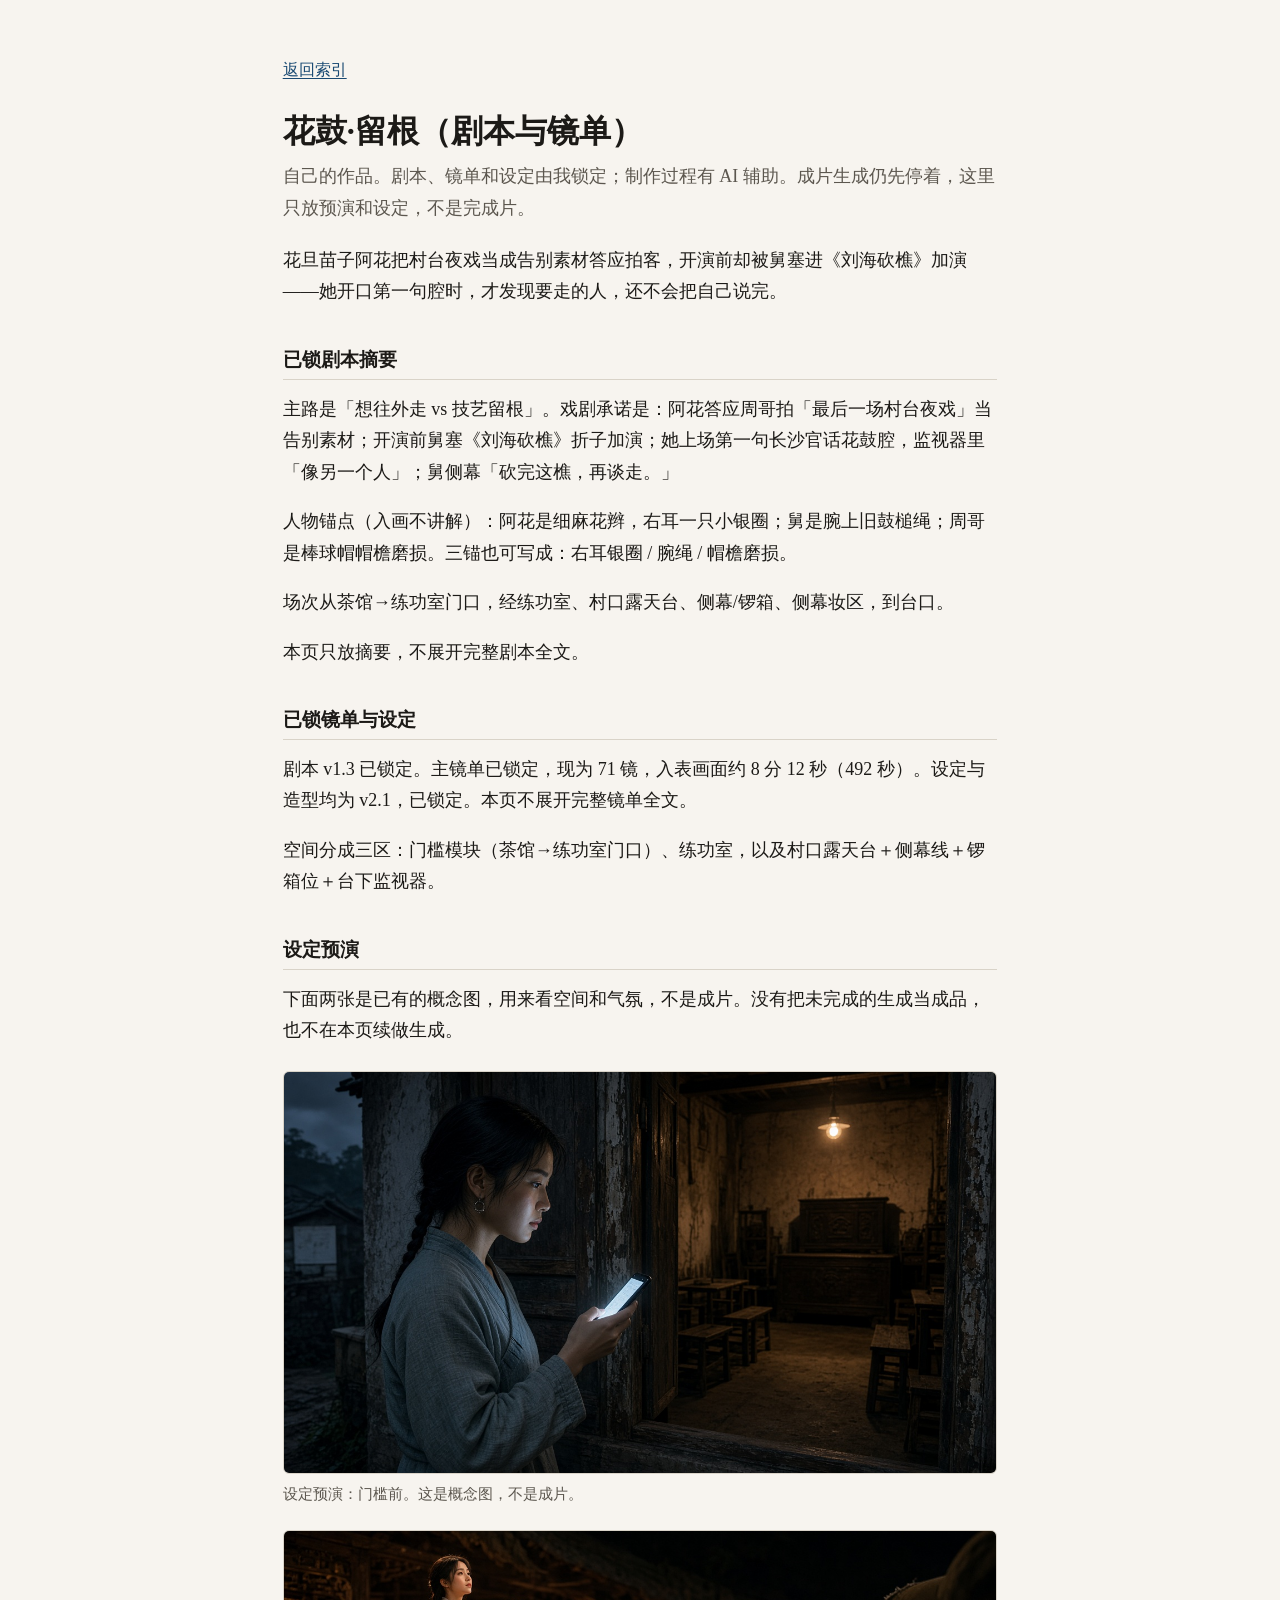
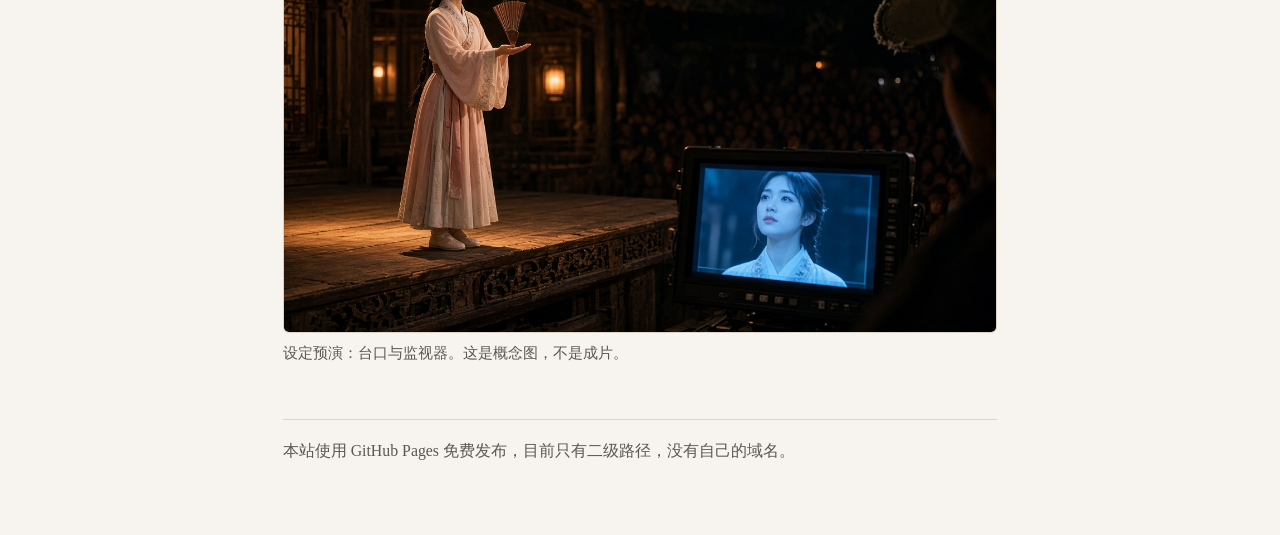
<file: works/huagu-liugen.html>
<!DOCTYPE html>
<html lang="zh-Hans">
<head>
  <meta charset="utf-8">
  <meta name="viewport" content="width=device-width, initial-scale=1">
  <title>花鼓·留根（剧本与镜单）</title>
  <link rel="stylesheet" href="../styles.css">
</head>
<body>
  <main>
    <p class="back"><a href="../index.html">返回索引</a></p>

    <article>
    <h1>花鼓·留根（剧本与镜单）</h1>
    <p class="meta">自己的作品。剧本、镜单和设定由我锁定；制作过程有 AI 辅助。成片生成仍先停着，这里只放预演和设定，不是完成片。</p>
    <p>花旦苗子阿花把村台夜戏当成告别素材答应拍客，开演前却被舅塞进《刘海砍樵》加演——她开口第一句腔时，才发现要走的人，还不会把自己说完。</p>

    <h2>已锁剧本摘要</h2>
    <p>主路是「想往外走 vs 技艺留根」。戏剧承诺是：阿花答应周哥拍「最后一场村台夜戏」当告别素材；开演前舅塞《刘海砍樵》折子加演；她上场第一句长沙官话花鼓腔，监视器里「像另一个人」；舅侧幕「砍完这樵，再谈走。」</p>
    <p>人物锚点（入画不讲解）：阿花是细麻花辫，右耳一只小银圈；舅是腕上旧鼓槌绳；周哥是棒球帽帽檐磨损。三锚也可写成：右耳银圈 / 腕绳 / 帽檐磨损。</p>
    <p>场次从茶馆→练功室门口，经练功室、村口露天台、侧幕/锣箱、侧幕妆区，到台口。</p>
    <p>本页只放摘要，不展开完整剧本全文。</p>

    <h2>已锁镜单与设定</h2>
    <p>剧本 v1.3 已锁定。主镜单已锁定，现为 71 镜，入表画面约 8 分 12 秒（492 秒）。设定与造型均为 v2.1，已锁定。本页不展开完整镜单全文。</p>
    <p>空间分成三区：门槛模块（茶馆→练功室门口）、练功室，以及村口露天台＋侧幕线＋锣箱位＋台下监视器。</p>

    <h2>设定预演</h2>
    <p>下面两张是已有的概念图，用来看空间和气氛，不是成片。没有把未完成的生成当成品，也不在本页续做生成。</p>
    <figure>
      <img src="../assets/huagu/01_threshold.jpg" alt="概念设定：阿花站在茶馆到练功室的门口，看手机亮屏">
      <figcaption>设定预演：门槛前。这是概念图，不是成片。</figcaption>
    </figure>
    <figure>
      <img src="../assets/huagu/05_stage_monitor.jpg" alt="概念设定：阿花在村台开口，监视器里是冷蓝的面部">
      <figcaption>设定预演：台口与监视器。这是概念图，不是成片。</figcaption>
    </figure>

    </article>

    <footer>
      本站使用 GitHub Pages 免费发布，目前只有二级路径，没有自己的域名。
    </footer>
  </main>
</body>
</html>
</file>
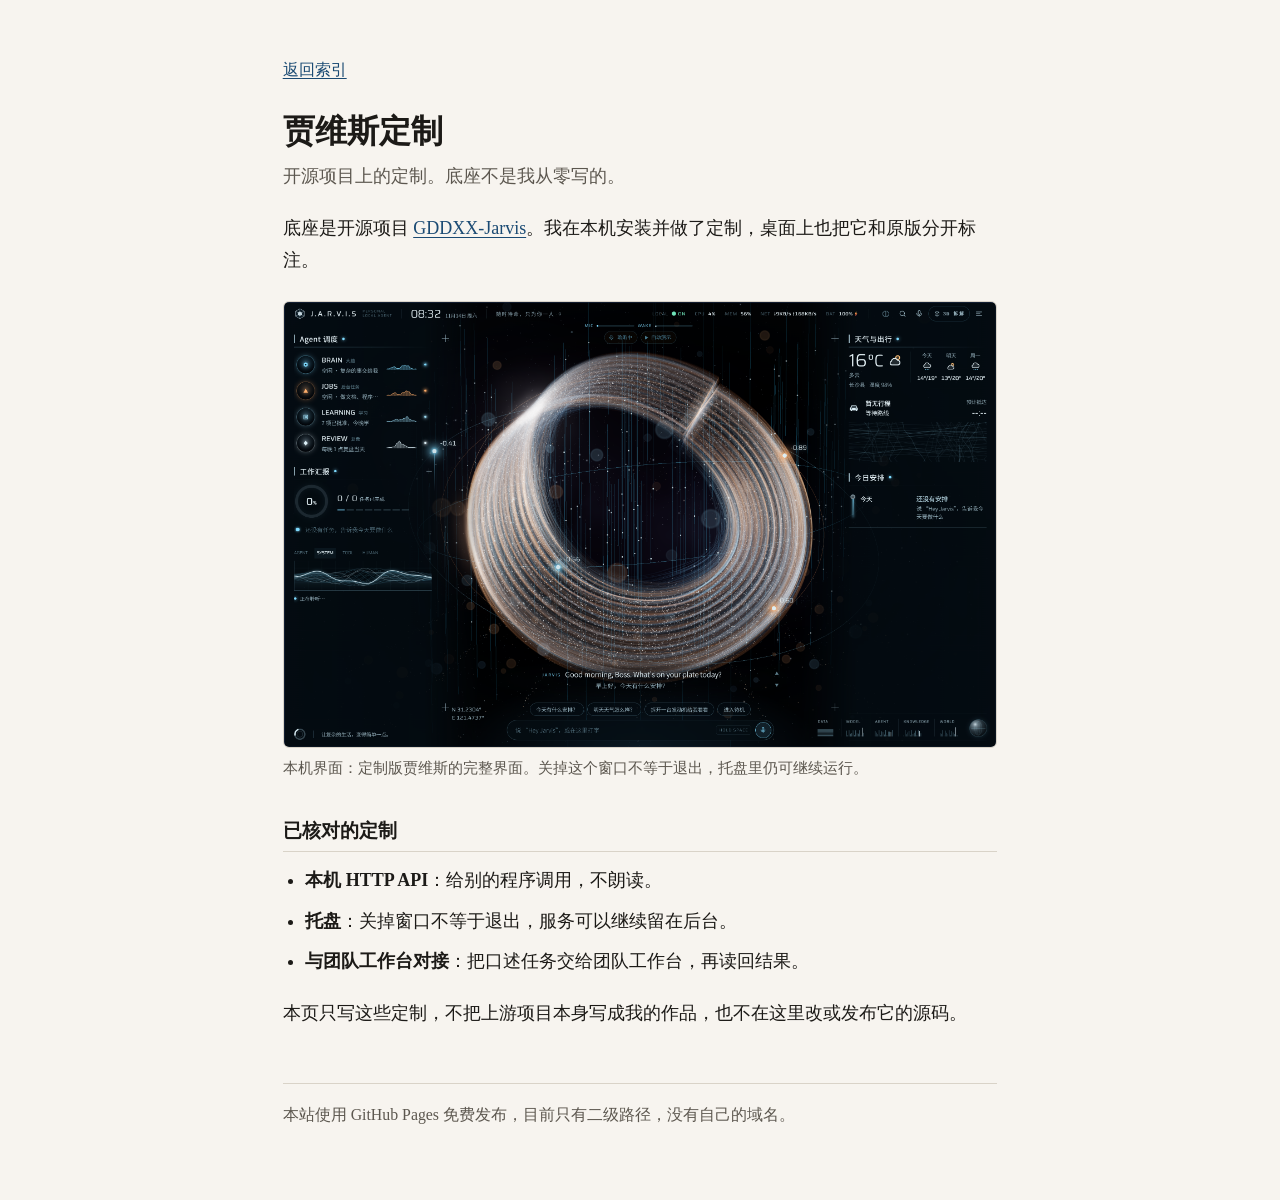
<file: works/jarvis-custom.html>
<!DOCTYPE html>
<html lang="zh-Hans">
<head>
  <meta charset="utf-8">
  <meta name="viewport" content="width=device-width, initial-scale=1">
  <title>贾维斯定制</title>
  <link rel="stylesheet" href="../styles.css">
</head>
<body>
  <main>
    <p class="back"><a href="../index.html">返回索引</a></p>

    <article>
    <h1>贾维斯定制</h1>
    <p class="meta">开源项目上的定制。底座不是我从零写的。</p>
    <p>底座是开源项目 <a href="https://github.com/shitoudaidi/GDDXX-Jarvis">GDDXX-Jarvis</a>。我在本机安装并做了定制，桌面上也把它和原版分开标注。</p>

    <figure>
      <img src="../assets/jarvis/hud.png" alt="本机界面：定制版贾维斯的完整界面">
      <figcaption>本机界面：定制版贾维斯的完整界面。关掉这个窗口不等于退出，托盘里仍可继续运行。</figcaption>
    </figure>

    <h2>已核对的定制</h2>
    <ul>
      <li><strong>本机 HTTP API</strong>：给别的程序调用，不朗读。</li>
      <li><strong>托盘</strong>：关掉窗口不等于退出，服务可以继续留在后台。</li>
      <li><strong>与团队工作台对接</strong>：把口述任务交给团队工作台，再读回结果。</li>
    </ul>
    <p>本页只写这些定制，不把上游项目本身写成我的作品，也不在这里改或发布它的源码。</p>

    </article>

    <footer>
      本站使用 GitHub Pages 免费发布，目前只有二级路径，没有自己的域名。
    </footer>
  </main>
</body>
</html>
</file>
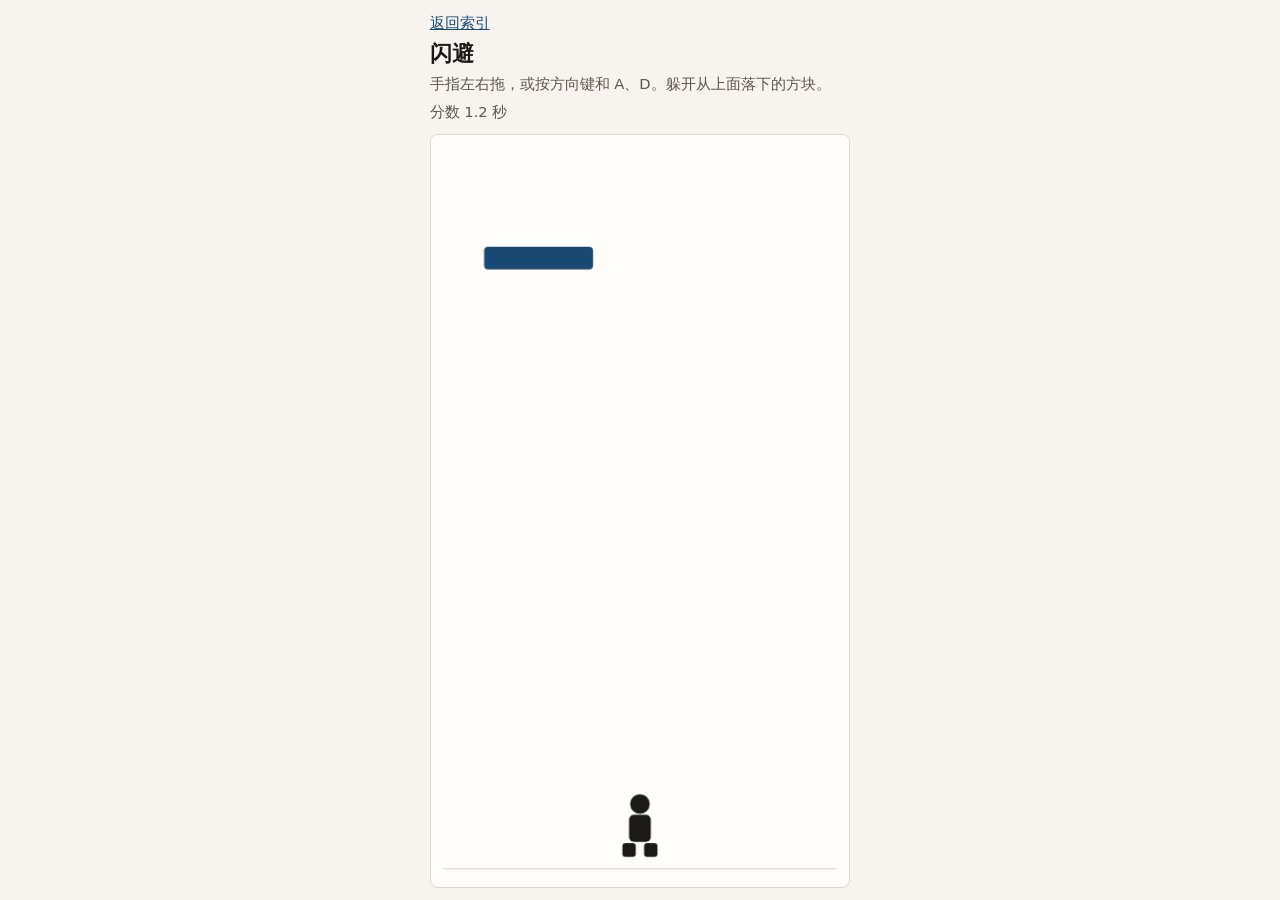
<file: works/shanbi.html>
<!DOCTYPE html>
<html lang="zh-Hans" translate="no">
<head>
  <meta charset="utf-8">
  <meta name="viewport" content="width=device-width, initial-scale=1, viewport-fit=cover">
  <meta name="google" content="notranslate">
  <title>闪避</title>
  <style>
    * { box-sizing: border-box; }

    html, body { height: 100%; }

    body {
      margin: 0;
      min-height: 100dvh;
      display: flex;
      justify-content: center;
      background: #f7f4ef;
      color: #1c1a17;
      font-family: "PingFang SC", "Hiragino Sans GB", "Microsoft YaHei", "Noto Sans CJK SC", "Source Han Sans SC", system-ui, sans-serif;
      overscroll-behavior: none;
    }

    .wrap {
      width: min(100%, 28rem);
      min-height: 100dvh;
      display: flex;
      flex-direction: column;
      gap: 0.35rem;
      padding: max(0.75rem, env(safe-area-inset-top)) max(0.85rem, env(safe-area-inset-right)) max(0.75rem, env(safe-area-inset-bottom)) max(0.85rem, env(safe-area-inset-left));
    }

    h1 {
      margin: 0;
      font-size: 1.35rem;
      font-weight: 600;
      line-height: 1.3;
    }

    .back, .how, .score {
      margin: 0;
      color: #5c574f;
      font-size: 0.92rem;
      line-height: 1.5;
    }

    a { color: #1a4a73; }

    a:focus-visible {
      outline: 2px solid #1a4a73;
      outline-offset: 2px;
    }

    #stage {
      position: relative;
      flex: 1 1 auto;
      min-height: 16rem;
      margin-top: 0.35rem;
      border: 1px solid #d9d3c8;
      border-radius: 8px;
      background: #fffdf9;
      overflow: hidden;
      touch-action: none;
      user-select: none;
      -webkit-user-select: none;
      cursor: pointer;
    }

    canvas {
      display: block;
      width: 100%;
      height: 100%;
    }

    #over {
      position: absolute;
      inset: 0;
      display: none;
      flex-direction: column;
      align-items: center;
      justify-content: center;
      gap: 0.35rem;
      padding: 1rem;
      background: rgba(247, 244, 239, 0.92);
      text-align: center;
    }

    #over:not([hidden]) { display: flex; }

    #over p { margin: 0; color: #5c574f; }

    #over .end-title {
      color: #1c1a17;
      font-size: 1.5rem;
      font-weight: 600;
    }

    #over .restart {
      margin-top: 0.4rem;
      color: #1c1a17;
      font-size: 1.05rem;
    }
  </style>
</head>
<body>
  <div class="wrap">
    <p class="back"><a href="../index.html">返回索引</a></p>
    <h1>闪避</h1>
    <p class="how">手指左右拖，或按方向键和 A、D。躲开从上面落下的方块。</p>
    <p class="score">分数 <span id="score">0.0</span> 秒</p>
    <div id="stage">
      <canvas id="play" width="440" height="640" aria-hidden="true"></canvas>
      <div id="over" hidden>
        <p class="end-title">撞上了</p>
        <p>分数 <span id="final">0.0</span> 秒</p>
        <p class="restart">点一下再来</p>
      </div>
    </div>
    <noscript><p>需要打开 JavaScript 才能玩。</p></noscript>
  </div>
  <script>
    (function () {
      var canvas = document.getElementById("play");
      var ctx = canvas.getContext("2d");
      var stage = document.getElementById("stage");
      var scoreEl = document.getElementById("score");
      var finalEl = document.getElementById("final");
      var overEl = document.getElementById("over");
      var state = {
        w: 0,
        h: 0,
        playerX: 0,
        playerY: 0,
        playerW: 48,
        playerH: 64,
        obstacles: [],
        elapsed: 0,
        spawnIn: 0.55,
        over: false,
        pointer: false,
        pointerX: 0,
        left: false,
        right: false,
        shown: "0.0"
      };

      function clamp(v, a, b) {
        return Math.max(a, Math.min(b, v));
      }

      function resize() {
        var rect = stage.getBoundingClientRect();
        if (rect.width < 2 || rect.height < 2) return;
        var dpr = Math.min(window.devicePixelRatio || 1, 2);
        var w = rect.width;
        var h = rect.height;
        var sx = state.w ? w / state.w : 1;
        var sy = state.h ? h / state.h : 1;
        var i;
        if (state.w) {
          for (i = 0; i < state.obstacles.length; i++) {
            state.obstacles[i].x *= sx;
            state.obstacles[i].y *= sy;
            state.obstacles[i].w *= sx;
            state.obstacles[i].h *= sy;
            state.obstacles[i].vy *= sy;
          }
        }
        canvas.width = Math.round(w * dpr);
        canvas.height = Math.round(h * dpr);
        ctx.setTransform(dpr, 0, 0, dpr, 0, 0);
        var ratio = state.w ? state.playerX / state.w : 0.5;
        state.w = w;
        state.h = h;
        state.playerH = clamp(h * 0.09, 52, 74);
        state.playerW = state.playerH * 0.62;
        state.playerY = h - state.playerH - clamp(h * 0.045, 12, 26);
        state.playerX = clamp(ratio * w, state.playerW / 2, w - state.playerW / 2);
      }

      function reset() {
        state.obstacles = [];
        state.elapsed = 0;
        state.spawnIn = 0.55;
        state.over = false;
        state.shown = "0.0";
        scoreEl.textContent = "0.0";
        overEl.hidden = true;
        if (state.w) state.playerX = state.w / 2;
      }

      function showScore() {
        var text = state.elapsed.toFixed(1);
        if (text === state.shown) return;
        state.shown = text;
        scoreEl.textContent = text;
      }

      function endRun() {
        if (state.over) return;
        state.over = true;
        var text = state.elapsed.toFixed(1);
        state.shown = text;
        scoreEl.textContent = text;
        finalEl.textContent = text;
        overEl.hidden = false;
      }

      function spawn() {
        var w = state.w * (0.18 + Math.random() * 0.24);
        var h = clamp(state.h * 0.03, 16, 26);
        var x = Math.random() * (state.w - w);
        var vy = state.h * (0.28 + Math.min(0.4, state.elapsed * 0.012));
        state.obstacles.push({ x: x, y: -h - 2, w: w, h: h, vy: vy });
      }

      function hits(o) {
        var inset = 4;
        var x = state.playerX - state.playerW / 2 + inset;
        var y = state.playerY + inset;
        var w = state.playerW - inset * 2;
        var h = state.playerH - inset * 2;
        return x < o.x + o.w && x + w > o.x && y < o.y + o.h && y + h > o.y;
      }

      function update(dt) {
        var move;
        var i;
        var o;
        if (state.over || !state.w) return;
        move = state.w * 1.65 * dt;
        if (state.left) state.playerX -= move;
        if (state.right) state.playerX += move;
        if (state.pointer) state.playerX = state.pointerX;
        state.playerX = clamp(state.playerX, state.playerW / 2, state.w - state.playerW / 2);

        state.spawnIn -= dt;
        if (state.spawnIn <= 0) {
          spawn();
          state.spawnIn = Math.max(0.46, 0.9 - state.elapsed * 0.012);
        }

        for (i = 0; i < state.obstacles.length; i++) {
          o = state.obstacles[i];
          o.y += o.vy * dt;
          if (hits(o)) {
            endRun();
            return;
          }
        }
        state.obstacles = state.obstacles.filter(function (item) {
          return item.y < state.h + 30;
        });
        state.elapsed += dt;
        showScore();
      }

      function roundRect(x, y, w, h, r) {
        r = Math.min(r, w / 2, h / 2);
        ctx.beginPath();
        ctx.moveTo(x + r, y);
        ctx.arcTo(x + w, y, x + w, y + h, r);
        ctx.arcTo(x + w, y + h, x, y + h, r);
        ctx.arcTo(x, y + h, x, y, r);
        ctx.arcTo(x, y, x + w, y, r);
        ctx.closePath();
      }

      function draw() {
        var w = state.w;
        var h = state.h;
        var floorY;
        var i;
        var o;
        var px;
        var top;
        var pw;
        var ph;
        if (!w || !h) return;
        ctx.clearRect(0, 0, w, h);
        ctx.fillStyle = "#fffdf9";
        ctx.fillRect(0, 0, w, h);
        floorY = state.playerY + state.playerH + 8;
        ctx.strokeStyle = "#d9d3c8";
        ctx.lineWidth = 1;
        ctx.beginPath();
        ctx.moveTo(12, floorY);
        ctx.lineTo(w - 12, floorY);
        ctx.stroke();
        ctx.fillStyle = "#1a4a73";
        for (i = 0; i < state.obstacles.length; i++) {
          o = state.obstacles[i];
          roundRect(o.x, o.y, o.w, o.h, 4);
          ctx.fill();
        }
        px = state.playerX;
        top = state.playerY;
        pw = state.playerW;
        ph = state.playerH;
        ctx.fillStyle = "#1c1a17";
        ctx.beginPath();
        ctx.arc(px, top + ph * 0.16, ph * 0.145, 0, Math.PI * 2);
        ctx.fill();
        roundRect(px - pw * 0.26, top + ph * 0.32, pw * 0.52, ph * 0.4, 5);
        ctx.fill();
        roundRect(px - pw * 0.42, top + ph * 0.74, pw * 0.32, ph * 0.2, 3);
        ctx.fill();
        roundRect(px + pw * 0.1, top + ph * 0.74, pw * 0.32, ph * 0.2, 3);
        ctx.fill();
      }

      function pointerX(e) {
        var rect = canvas.getBoundingClientRect();
        return e.clientX - rect.left;
      }

      document.addEventListener("pointerdown", function (e) {
        if (e.target && e.target.closest && e.target.closest("a")) return;
        if (state.over) reset();
        state.pointer = true;
        state.pointerX = pointerX(e);
        e.preventDefault();
      }, { passive: false });

      document.addEventListener("pointermove", function (e) {
        if (!state.pointer) return;
        state.pointerX = pointerX(e);
      });

      document.addEventListener("pointerup", function () {
        state.pointer = false;
      });

      document.addEventListener("pointercancel", function () {
        state.pointer = false;
      });

      window.addEventListener("keydown", function (e) {
        if (e.repeat) return;
        if (e.code === "ArrowLeft" || e.code === "KeyA") {
          state.left = true;
          e.preventDefault();
        } else if (e.code === "ArrowRight" || e.code === "KeyD") {
          state.right = true;
          e.preventDefault();
        }
      });

      window.addEventListener("keyup", function (e) {
        if (e.code === "ArrowLeft" || e.code === "KeyA") state.left = false;
        else if (e.code === "ArrowRight" || e.code === "KeyD") state.right = false;
      });

      window.addEventListener("blur", function () {
        state.left = false;
        state.right = false;
        state.pointer = false;
      });

      stage.addEventListener("contextmenu", function (e) {
        e.preventDefault();
      });

      window.addEventListener("resize", resize);

      var last = 0;
      function frame(t) {
        var dt;
        requestAnimationFrame(frame);
        if (!state.w) resize();
        if (document.hidden) {
          last = t;
          draw();
          return;
        }
        dt = last ? Math.min(0.05, (t - last) / 1000) : 0;
        last = t;
        update(dt);
        draw();
      }

      resize();
      reset();
      requestAnimationFrame(frame);
    })();
  </script>
</body>
</html>
</file>
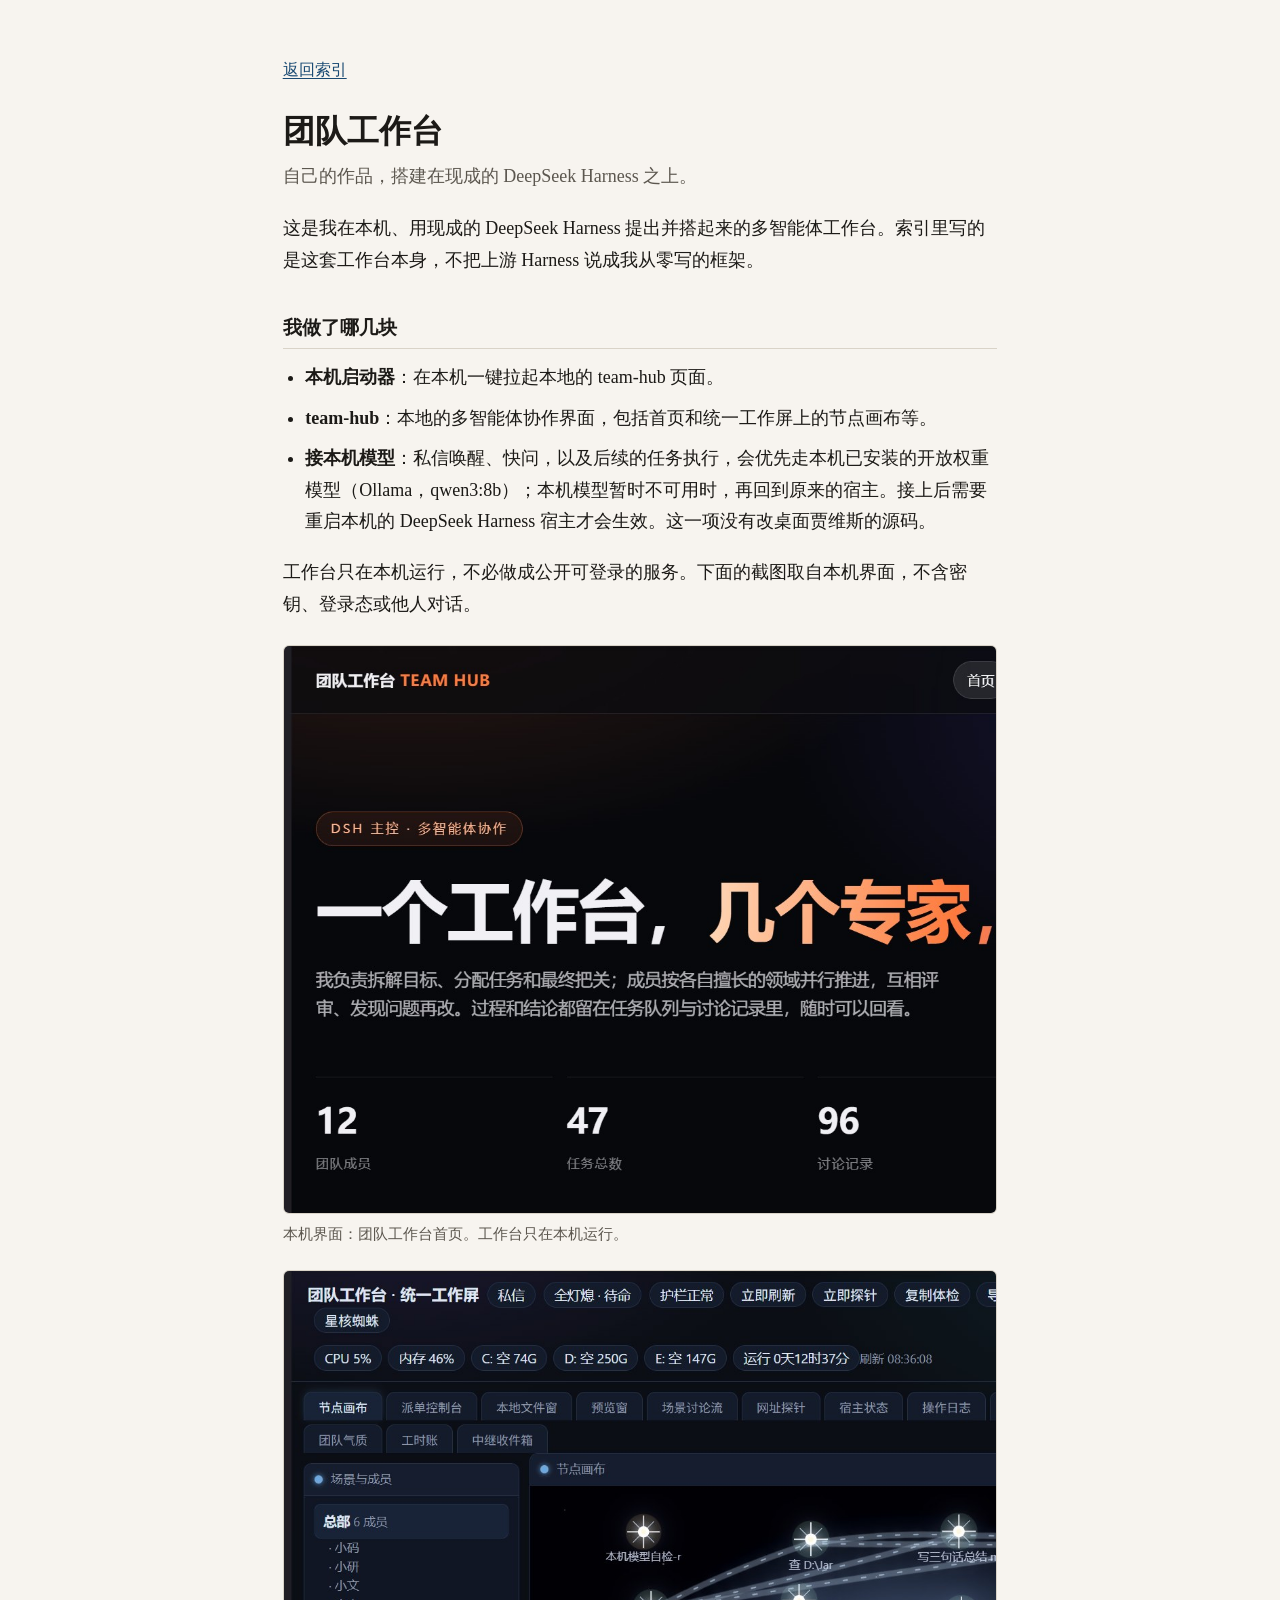
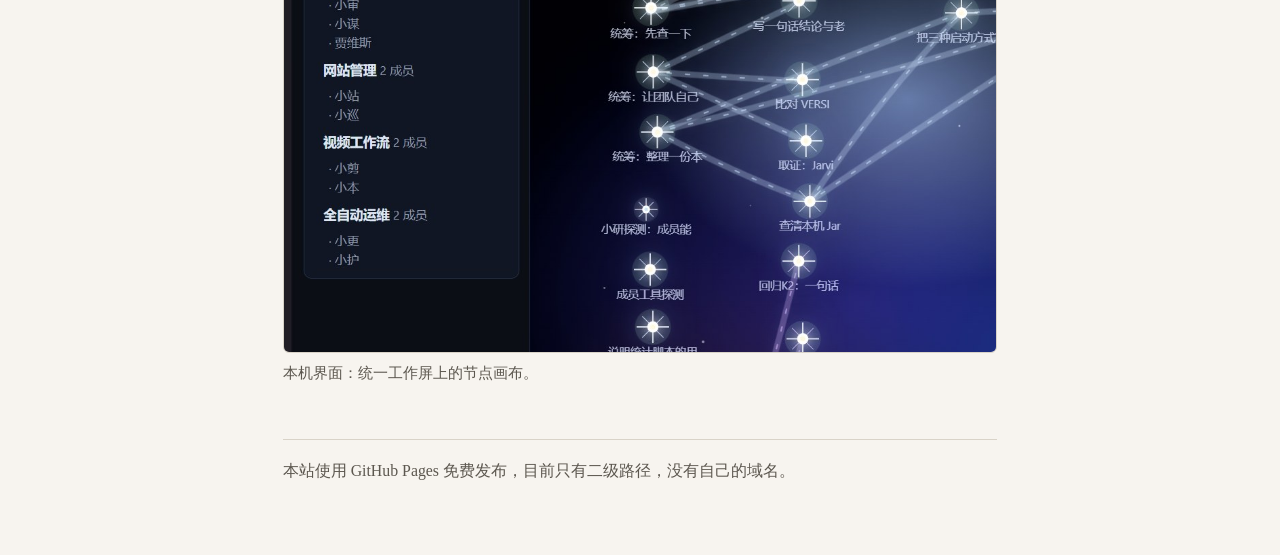
<file: works/team-workbench.html>
<!DOCTYPE html>
<html lang="zh-Hans">
<head>
  <meta charset="utf-8">
  <meta name="viewport" content="width=device-width, initial-scale=1">
  <title>团队工作台</title>
  <link rel="stylesheet" href="../styles.css">
</head>
<body>
  <main>
    <p class="back"><a href="../index.html">返回索引</a></p>

    <article>
    <h1>团队工作台</h1>
    <p class="meta">自己的作品，搭建在现成的 DeepSeek Harness 之上。</p>
    <p>这是我在本机、用现成的 DeepSeek Harness 提出并搭起来的多智能体工作台。索引里写的是这套工作台本身，不把上游 Harness 说成我从零写的框架。</p>

    <h2>我做了哪几块</h2>
    <ul>
      <li><strong>本机启动器</strong>：在本机一键拉起本地的 team-hub 页面。</li>
      <li><strong>team-hub</strong>：本地的多智能体协作界面，包括首页和统一工作屏上的节点画布等。</li>
      <li><strong>接本机模型</strong>：私信唤醒、快问，以及后续的任务执行，会优先走本机已安装的开放权重模型（Ollama，qwen3:8b）；本机模型暂时不可用时，再回到原来的宿主。接上后需要重启本机的 DeepSeek Harness 宿主才会生效。这一项没有改桌面贾维斯的源码。</li>
    </ul>
    <p>工作台只在本机运行，不必做成公开可登录的服务。下面的截图取自本机界面，不含密钥、登录态或他人对话。</p>

    <figure>
      <img src="../assets/workbench/home.jpg" alt="本机界面：团队工作台首页，标题为「一个工作台，几个专家」">
      <figcaption>本机界面：团队工作台首页。工作台只在本机运行。</figcaption>
    </figure>
    <figure>
      <img src="../assets/workbench/canvas.jpg" alt="本机界面：统一工作屏上的节点画布和成员分组">
      <figcaption>本机界面：统一工作屏上的节点画布。</figcaption>
    </figure>

    </article>

    <footer>
      本站使用 GitHub Pages 免费发布，目前只有二级路径，没有自己的域名。
    </footer>
  </main>
</body>
</html>
</file>
<file: home.css>
:root {
  --bg: #000;
  --ink: #f4f4f4;
  --muted: #a6a6a6;
  --faint: #8d8d8d;
  --line: rgba(255, 255, 255, 0.1);
  --card: #161616;
  --card-hover: #1d1d1d;
  --measure: 72rem;
  --serif: "Source Han Serif SC", "Noto Serif SC", "Noto Serif CJK SC", "Songti SC", "STSong", "SimSun", "Georgia", serif;
  --sans: "Source Han Sans SC", "Noto Sans SC", "Noto Sans CJK SC", "PingFang SC", "Hiragino Sans GB", "Microsoft YaHei", system-ui, sans-serif;
}

* { box-sizing: border-box; }

html {
  font-size: 18px;
  -webkit-text-size-adjust: 100%;
  text-size-adjust: 100%;
  color-scheme: dark;
}

body {
  margin: 0;
  background: var(--bg);
  color: var(--ink);
  font-family: var(--serif);
  font-weight: 400;
  line-height: 1.7;
  overflow-wrap: break-word;
}

a {
  color: inherit;
  text-decoration: none;
}

a:focus-visible,
.tab:focus-within {
  outline: 2px solid #fff;
  outline-offset: 3px;
}

.bar {
  position: sticky;
  top: 0;
  z-index: 2;
  background: #000;
  border-bottom: 1px solid var(--line);
}

.wrap {
  width: min(var(--measure), calc(100% - 2.5rem));
  margin: 0 auto;
  padding-left: env(safe-area-inset-left);
  padding-right: env(safe-area-inset-right);
}

.tabs {
  display: flex;
  align-items: stretch;
  gap: 1.35rem;
  min-height: 3.15rem;
  overflow-x: auto;
  scrollbar-width: none;
}

.tabs::-webkit-scrollbar { display: none; }

.tab {
  position: relative;
  display: inline-flex;
  align-items: center;
  flex: 0 0 auto;
  padding: 0.2rem 0 0;
  color: var(--faint);
  font-family: var(--sans);
  font-size: 0.92rem;
  line-height: 1;
  cursor: pointer;
}

.tab input {
  position: absolute;
  inset: 0;
  margin: 0;
  opacity: 0;
  cursor: pointer;
}

.tab:has(input:checked) {
  color: #fff;
  box-shadow: inset 0 -2px 0 #fff;
}

.hero {
  display: grid;
  grid-template-columns: minmax(16rem, 26rem) minmax(0, 1fr);
  gap: 1.6rem 3rem;
  align-items: start;
  padding: 3.15rem 0 0.25rem;
}

.hero-copy h1 {
  margin: 0;
  font-size: clamp(3rem, 5.8vw, 4.6rem);
  font-weight: 600;
  line-height: 1.02;
  letter-spacing: -0.03em;
  white-space: nowrap;
}

.hero-copy h1[data-pane="all"] {
  font-size: clamp(2.15rem, 3.15vw, 3.2rem);
  letter-spacing: -0.02em;
}

.intro {
  margin: 0.9rem 0 0;
  max-width: 24rem;
  color: var(--muted);
  font-size: 0.98rem;
  line-height: 1.65;
}

.hero-copy [data-pane] { display: none; }

.hero-copy [data-pane="all"] { display: block; }

body:has(input[value="game"]:checked) .hero-copy [data-pane],
body:has(input[value="app"]:checked) .hero-copy [data-pane],
body:has(input[value="site"]:checked) .hero-copy [data-pane],
body:has(input[value="api"]:checked) .hero-copy [data-pane] {
  display: none;
}

body:has(input[value="game"]:checked) .hero-copy [data-pane="game"],
body:has(input[value="app"]:checked) .hero-copy [data-pane="app"],
body:has(input[value="site"]:checked) .hero-copy [data-pane="site"],
body:has(input[value="api"]:checked) .hero-copy [data-pane="api"] {
  display: block;
}

.hero-visual {
  width: 100%;
  aspect-ratio: 2.15 / 1;
  object-fit: cover;
  object-position: center 48%;
  border-radius: 18px;
  border: 1px solid var(--line);
  background: #0a0a0a;
}

.article {
  display: grid;
  grid-template-columns: auto minmax(0, 1fr) auto;
  gap: 0.15rem 0.95rem;
  align-items: center;
  margin-top: 1.7rem;
  padding: 0.8rem 1rem 0.8rem 0.8rem;
  background: var(--card);
  border: 1px solid var(--line);
  border-radius: 16px;
}

.article img {
  width: 4.4rem;
  height: 4.4rem;
  object-fit: cover;
  object-position: center 30%;
  border-radius: 10px;
  display: block;
}

.article h2,
.work h2 {
  margin: 0;
  font-size: 1.02rem;
  font-weight: 600;
  line-height: 1.4;
}

.article p,
.work p {
  margin: 0.22rem 0 0;
  color: var(--muted);
  font-size: 0.9rem;
  line-height: 1.55;
}

.arrow {
  width: 1.15rem;
  height: 1.15rem;
  color: var(--faint);
}

.catalog { margin-top: 1.35rem; }

.empty {
  display: none;
  margin: 0.4rem 0 0;
  color: var(--muted);
  font-family: var(--sans);
  font-size: 0.92rem;
}

body:has(input[value="site"]:checked) .empty-site,
body:has(input[value="api"]:checked) .empty-api {
  display: block;
}

.grid {
  display: grid;
  grid-template-columns: repeat(2, minmax(0, 1fr));
  gap: 0.9rem;
}

.work {
  display: flex;
  flex-direction: column;
  min-width: 0;
  background: var(--card);
  border: 1px solid var(--line);
  border-radius: 16px;
  overflow: hidden;
}

body:has(input[value="game"]:checked) .work:not([data-cat="game"]),
body:has(input[value="app"]:checked) .work:not([data-cat="app"]),
body:has(input[value="site"]:checked) .work,
body:has(input[value="api"]:checked) .work {
  display: none;
}

.work-media,
.work-fallback {
  display: block;
  width: 100%;
  aspect-ratio: 16 / 9;
  object-fit: cover;
  object-position: center center;
  background: #101010;
}

.work-media.top { object-position: center top; }

.work-fallback {
  display: flex;
  align-items: center;
  padding: 1.1rem 1.15rem;
  background:
    radial-gradient(80% 70% at 0% 100%, rgba(255, 255, 255, 0.05), transparent 55%),
    #111;
}

.work-fallback span {
  font-size: 1.45rem;
  font-weight: 600;
  letter-spacing: -0.02em;
  line-height: 1.2;
}

.work-body { padding: 0.9rem 1.05rem 1.05rem; }

.work h2 {
  display: flex;
  flex-wrap: wrap;
  align-items: center;
  gap: 0.35rem 0.55rem;
}

.tag {
  display: inline-block;
  flex: 0 0 auto;
  font-family: var(--sans);
  font-size: 0.68rem;
  font-weight: 500;
  letter-spacing: 0.04em;
  line-height: 1.4;
  color: #c7c7c7;
  border: 1px solid rgba(255, 255, 255, 0.18);
  border-radius: 999px;
  padding: 0.08rem 0.48rem;
}

.article:hover,
.work:hover {
  background: var(--card-hover);
  border-color: rgba(255, 255, 255, 0.22);
}

footer {
  margin: 2.75rem 0 0;
  padding: 1rem 0 max(2.4rem, calc(1.5rem + env(safe-area-inset-bottom)));
  border-top: 1px solid var(--line);
  color: var(--faint);
  font-family: var(--sans);
  font-size: 0.82rem;
  line-height: 1.6;
}

@media (max-width: 860px) {
  html { font-size: 16px; }

  .hero {
    grid-template-columns: 1fr;
    gap: 1.25rem;
    padding-top: 1.8rem;
  }

  .hero-copy h1,
  .hero-copy h1[data-pane="all"] {
    white-space: normal;
    font-size: clamp(2.15rem, 10vw, 3rem);
  }

  .intro { max-width: none; }

  .grid { grid-template-columns: 1fr; }
}

@media (max-width: 520px) {
  .wrap { width: min(var(--measure), calc(100% - 1.6rem)); }

  .article {
    grid-template-columns: auto minmax(0, 1fr);
  }

  .arrow { display: none; }

  .article img {
    width: 3.6rem;
    height: 3.6rem;
  }
}
</file>
<file: styles.css>
:root {
  --bg: #f7f4ef;
  --ink: #1c1a17;
  --muted: #5c574f;
  --line: #d9d3c8;
  --card: #fffdf9;
  --link: #1a4a73;
  --space: 1.15rem;
  --measure: 42rem;
}

* { box-sizing: border-box; }

html {
  font-size: 18px;
  -webkit-text-size-adjust: 100%;
  text-size-adjust: 100%;
}

body {
  margin: 0;
  background: var(--bg);
  color: var(--ink);
  font-family: "Source Han Serif SC", "Noto Serif SC", "Noto Serif CJK SC", "Songti SC", "STSong", "SimSun", "Georgia", serif;
  font-weight: 400;
  line-height: 1.75;
  overflow-wrap: break-word;
}

main {
  max-width: var(--measure);
  margin: 0 auto;
  padding: 3rem var(--space) 4rem;
  padding-left: max(var(--space), env(safe-area-inset-left));
  padding-right: max(var(--space), env(safe-area-inset-right));
  padding-bottom: max(4rem, calc(3rem + env(safe-area-inset-bottom)));
}

h1 {
  font-size: 1.8rem;
  font-weight: 600;
  line-height: 1.3;
  margin: 0 0 0.5rem;
}

h2 {
  font-size: 1.08rem;
  font-weight: 600;
  line-height: 1.4;
  margin: 2.1rem 0 0.75rem;
  border-bottom: 1px solid var(--line);
  padding-bottom: 0.35rem;
}

.lead, .meta, footer, .back, figcaption { color: var(--muted); }

.lead {
  margin: 0 0 2rem;
}

.meta {
  margin: 0 0 1.15rem;
}

a {
  color: var(--link);
  text-decoration: underline;
  text-underline-offset: 0.18em;
  text-decoration-thickness: 1px;
}

a:hover { text-decoration-thickness: 2px; }

a:focus-visible {
  outline: 2px solid var(--link);
  outline-offset: 2px;
}

.item {
  background: var(--card);
  border: 1px solid var(--line);
  border-radius: 8px;
  padding: 1rem 1.1rem 1.05rem;
  margin: 0 0 0.8rem;
}

.item h3 {
  display: flex;
  flex-wrap: wrap;
  align-items: baseline;
  gap: 0.3rem 0.55rem;
  margin: 0 0 0.35rem;
  font-size: 1.05rem;
  font-weight: 600;
  line-height: 1.4;
}

.item h3 a {
  color: var(--ink);
  text-decoration: none;
}

.item h3 a:hover {
  color: var(--link);
  text-decoration: underline;
  text-underline-offset: 0.18em;
}

.item p {
  margin: 0;
  color: var(--muted);
  font-size: 0.95rem;
  line-height: 1.65;
}

.tag {
  display: inline-block;
  flex: 0 0 auto;
  font-family: "Source Han Sans SC", "Noto Sans SC", "Noto Sans CJK SC", "PingFang SC", "Hiragino Sans GB", "Microsoft YaHei", system-ui, sans-serif;
  font-size: 0.7rem;
  font-weight: 500;
  letter-spacing: 0.04em;
  line-height: 1.4;
  color: var(--muted);
  border: 1px solid var(--line);
  border-radius: 999px;
  padding: 0.08rem 0.5rem;
  vertical-align: middle;
}

.back {
  display: inline-block;
  margin: 0 0 1.5rem;
  font-family: "Source Han Sans SC", "Noto Sans SC", "Noto Sans CJK SC", "PingFang SC", "Hiragino Sans GB", "Microsoft YaHei", system-ui, sans-serif;
  font-size: 0.9rem;
  line-height: 1.6;
}

article p { margin: 0 0 1rem; }

article ul {
  margin: 0 0 1.1rem;
  padding-left: 1.25rem;
}

article li { margin: 0 0 0.5rem; }

article li:last-child { margin-bottom: 0; }

figure { margin: 1.35rem 0; }

figure img {
  width: 100%;
  max-width: 100%;
  height: auto;
  border: 1px solid var(--line);
  border-radius: 6px;
  display: block;
}

figcaption {
  font-size: 0.85rem;
  line-height: 1.55;
  margin-top: 0.45rem;
}

footer {
  margin-top: 3rem;
  font-size: 0.88rem;
  line-height: 1.6;
  border-top: 1px solid var(--line);
  padding-top: 1rem;
}

.trial {
  background: var(--card);
  border: 1px solid var(--line);
  border-left: 3px solid var(--ink);
  padding: 0.9rem 1.05rem 1rem;
  margin: 1.2rem 0 1.4rem;
}

.trial .label {
  font-family: "Source Han Sans SC", "Noto Sans SC", "Noto Sans CJK SC", "PingFang SC", "Hiragino Sans GB", "Microsoft YaHei", system-ui, sans-serif;
  font-size: 0.75rem;
  letter-spacing: 0.06em;
  color: var(--muted);
  margin: 0 0 0.5rem;
}

.trial p { margin: 0; }

@media (max-width: 640px) {
  html { font-size: 16px; }
  body { line-height: 1.8; }
  main {
    padding-top: 1.75rem;
    padding-bottom: max(3rem, calc(2.25rem + env(safe-area-inset-bottom)));
  }
  h1 {
    font-size: 1.5rem;
    line-height: 1.35;
  }
  h2 {
    margin-top: 1.8rem;
  }
  .lead { margin-bottom: 1.6rem; }
  .item {
    padding: 0.95rem 1rem 1rem;
    margin-bottom: 0.7rem;
  }
  .back { margin-bottom: 1.2rem; }
  figure { margin: 1.2rem 0; }
}

@media (min-width: 641px) {
  .item:hover {
    border-color: #c9c2b6;
  }
}
</file>
